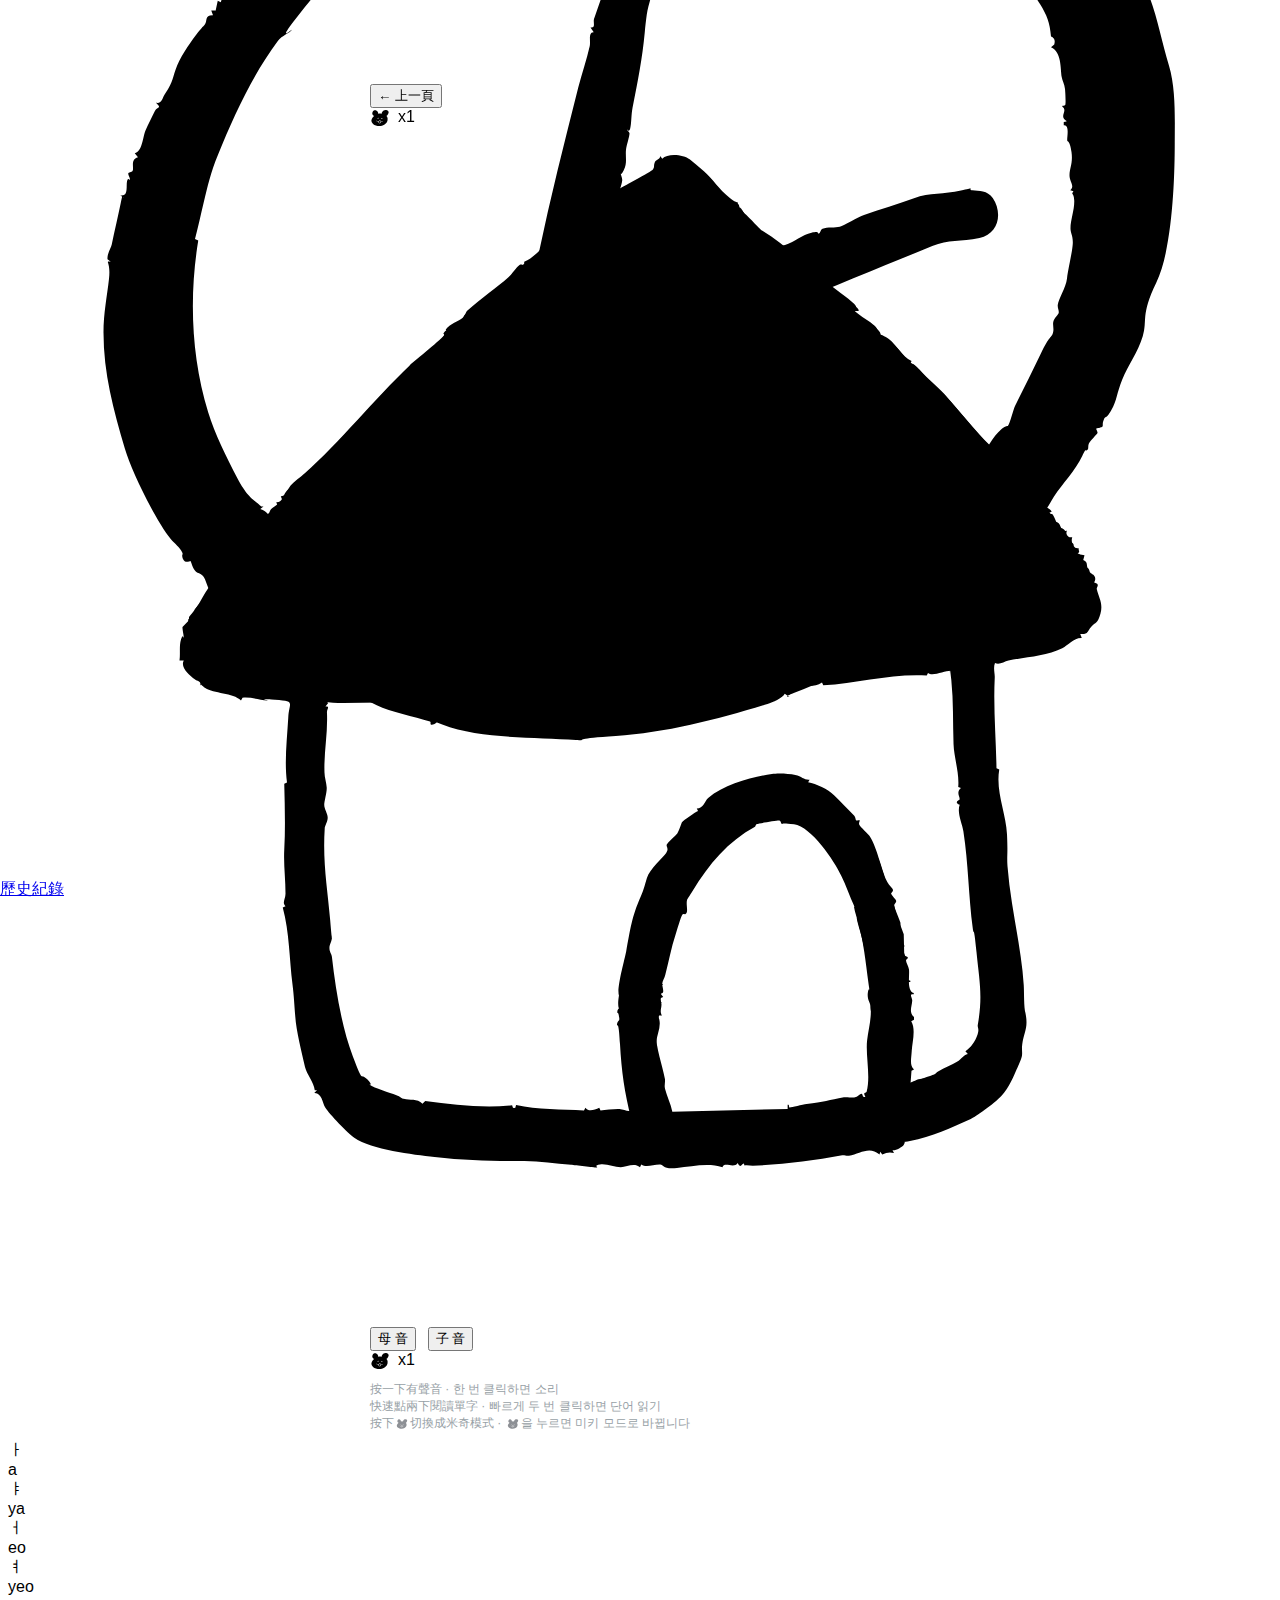
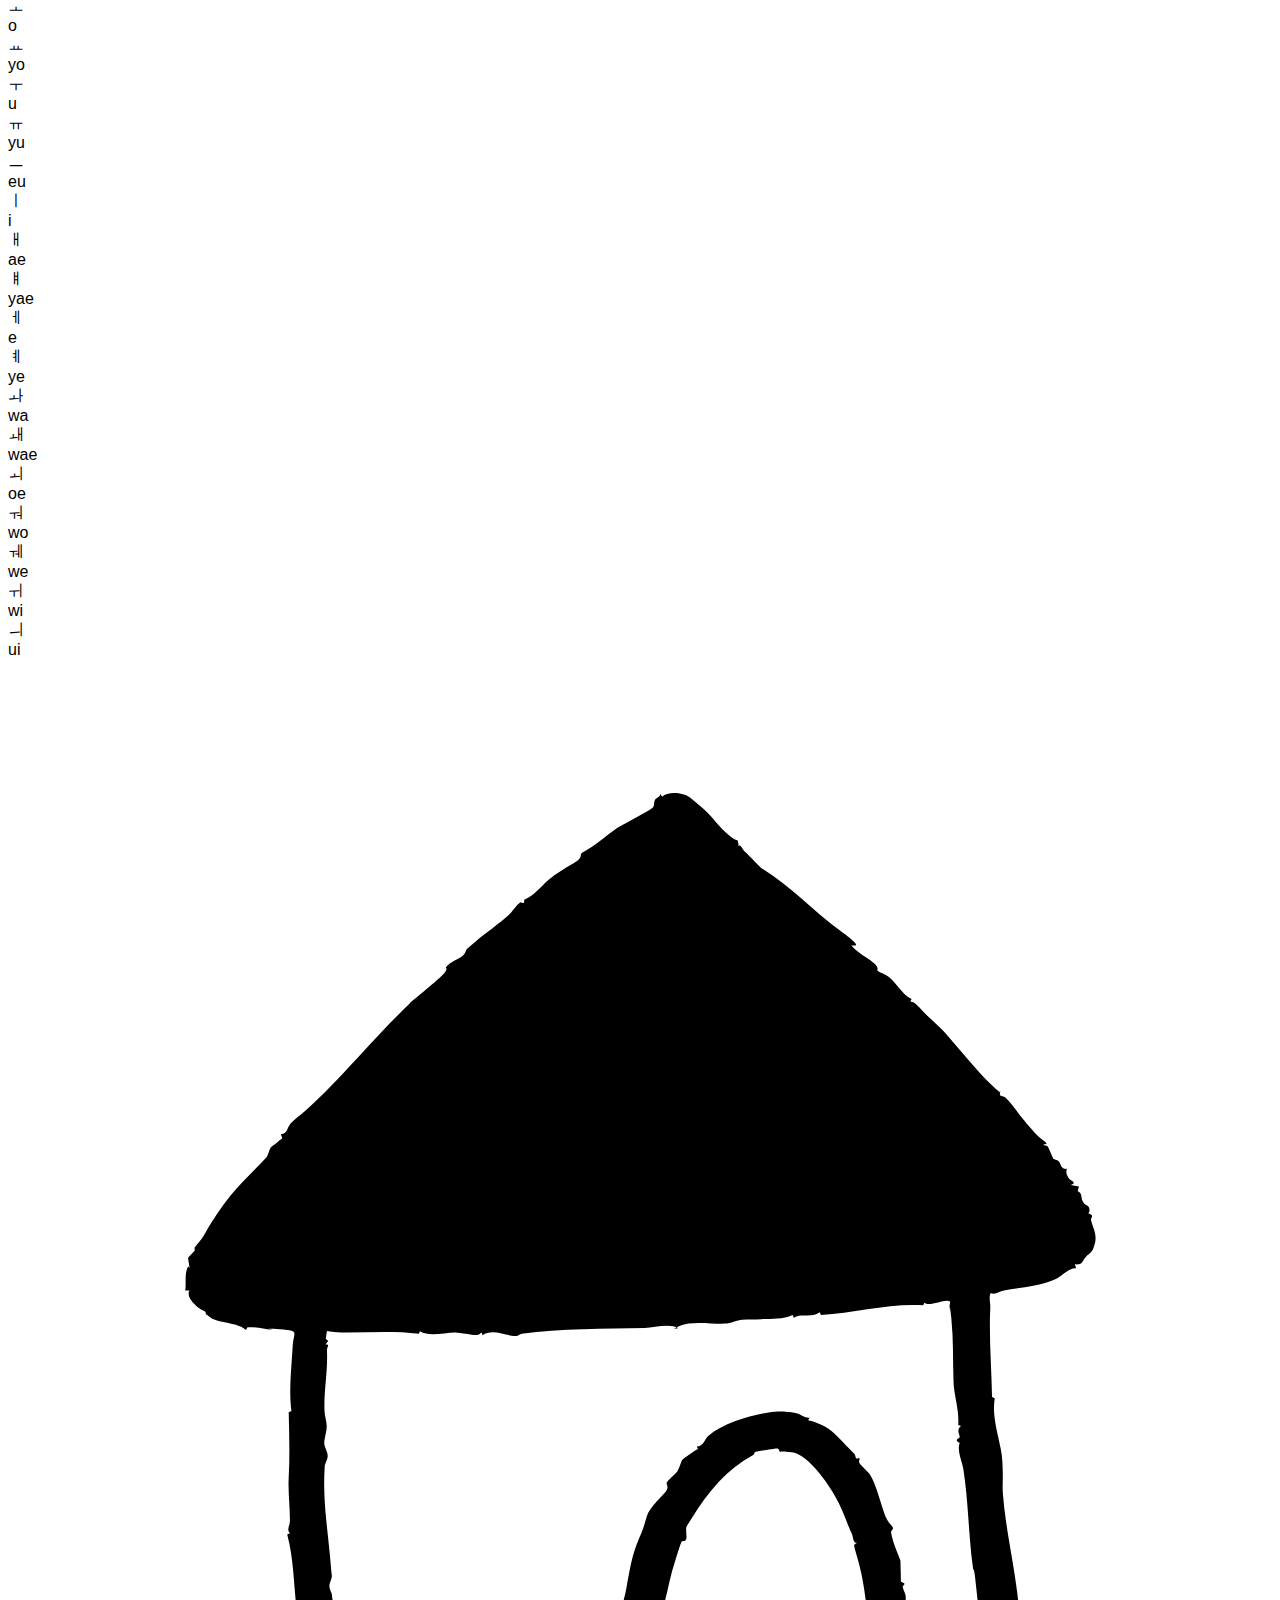
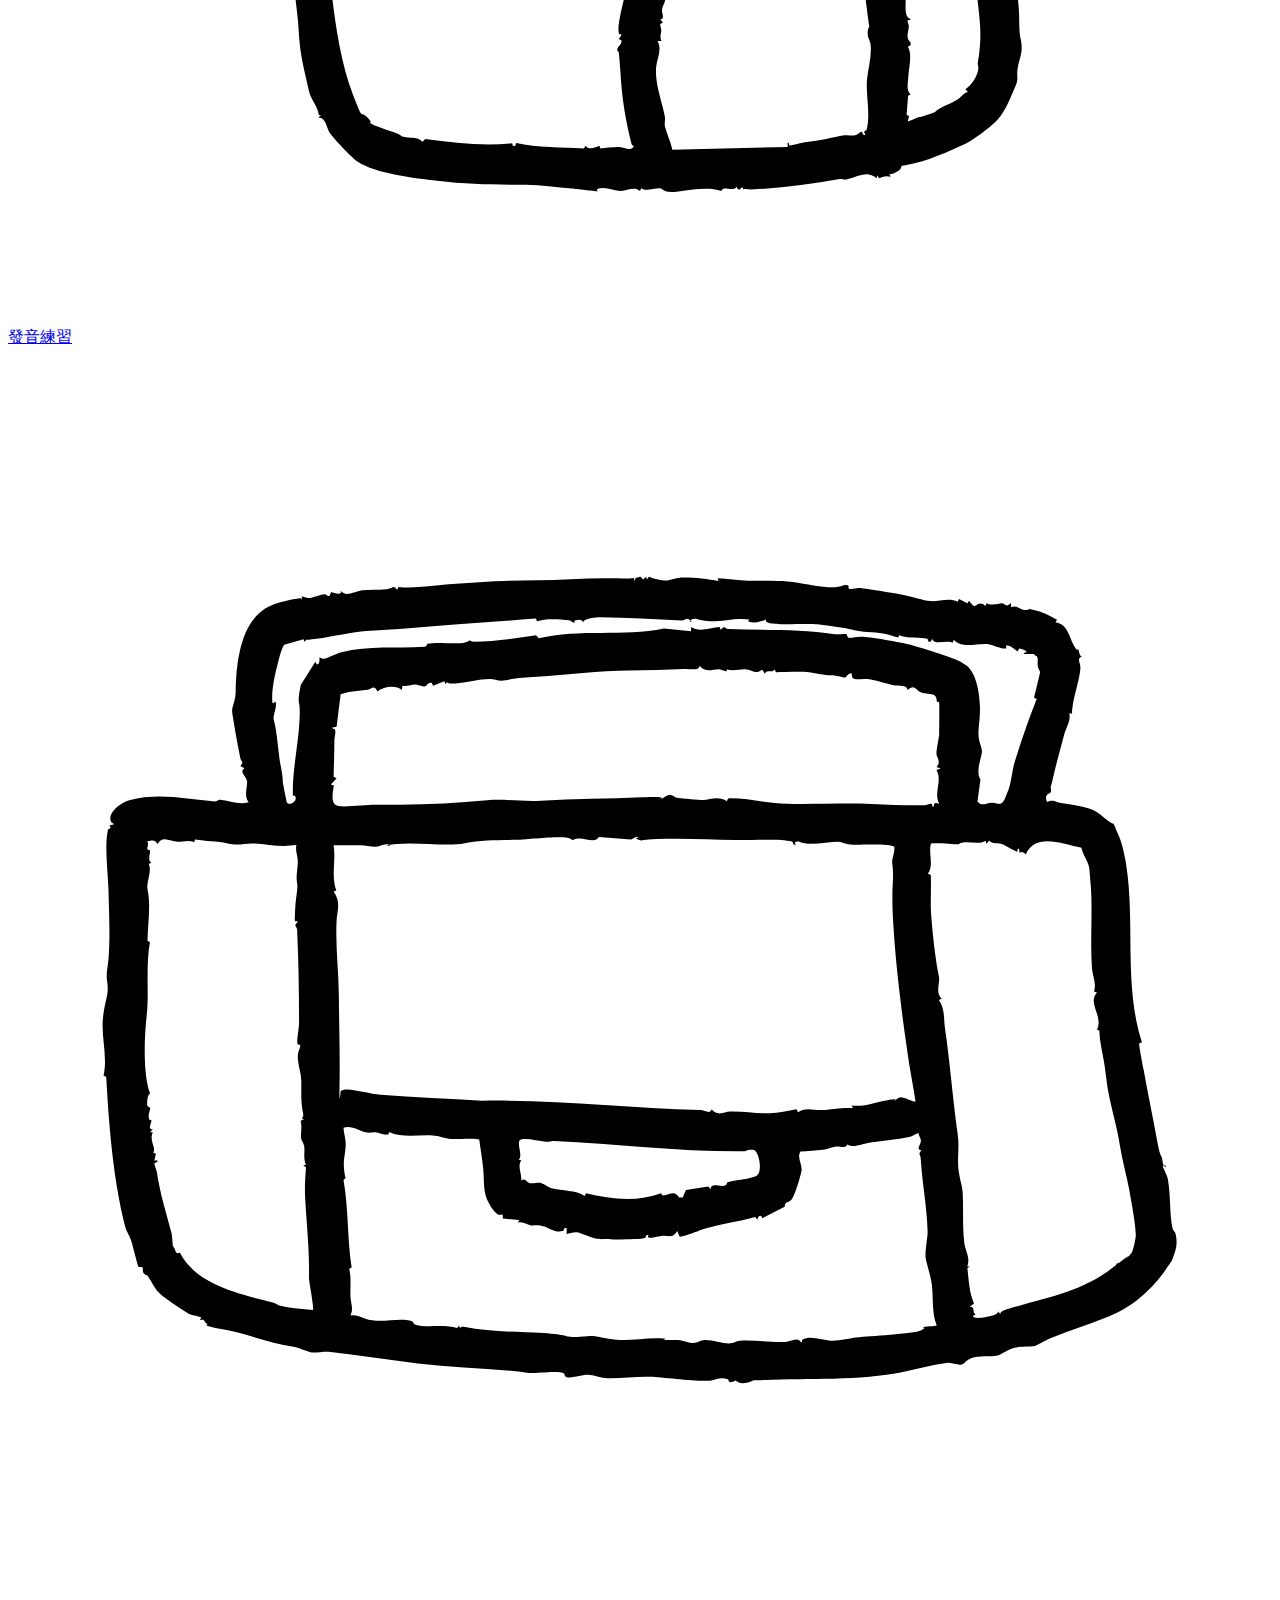
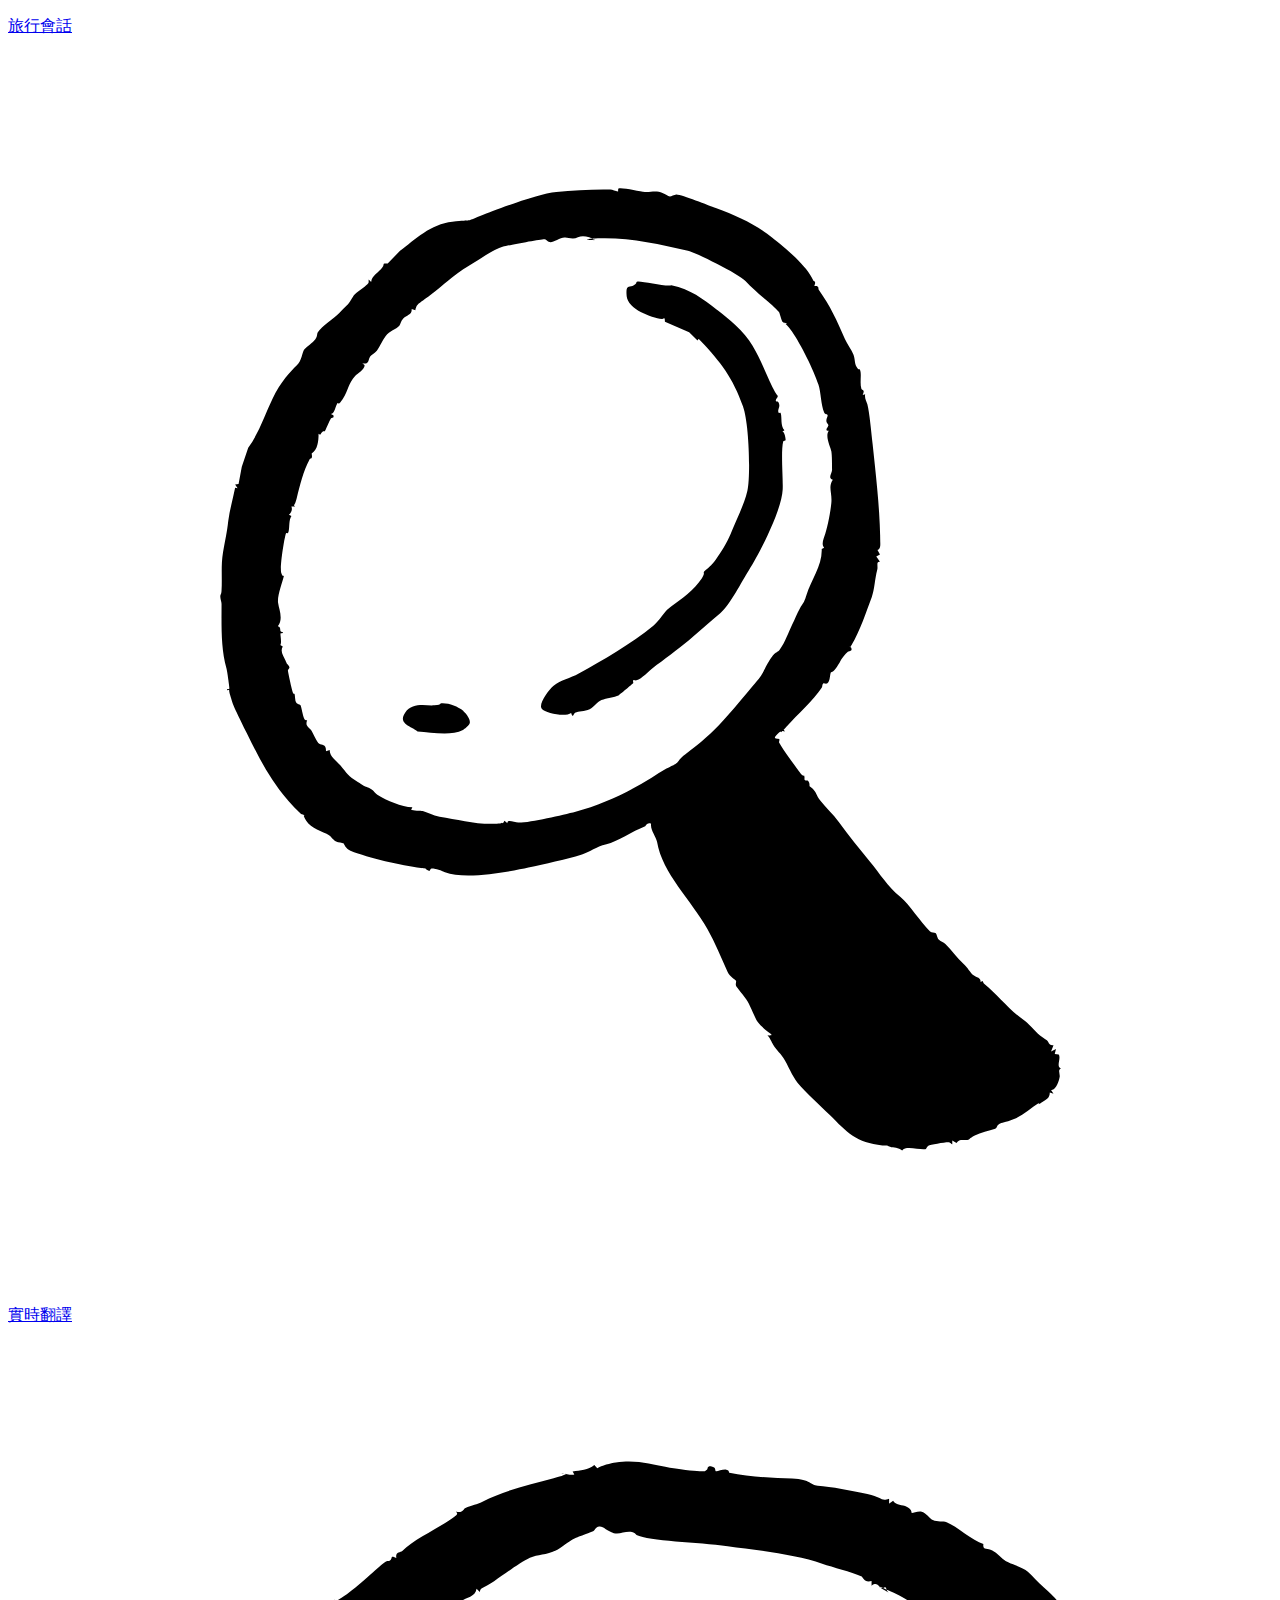
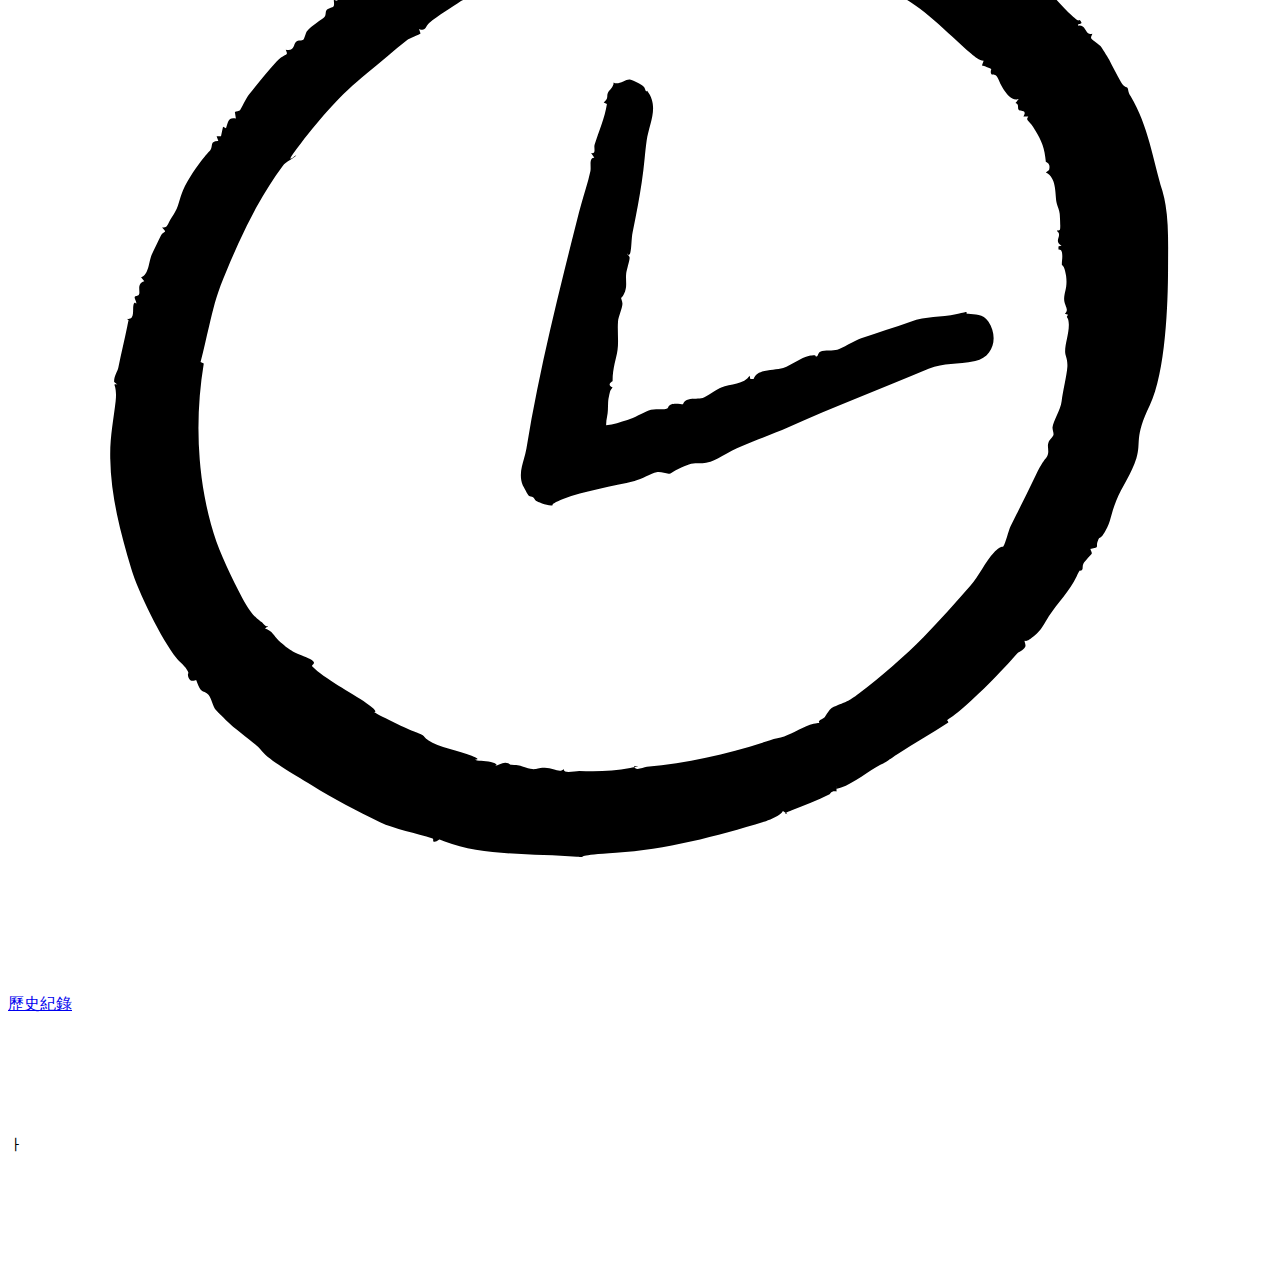
<file: index.html>
<!DOCTYPE html><html lang="zh-Hant"><head>
  <meta charset="utf-8" />
  <meta name="viewport" content="width=device-width,initial-scale=1,maximum-scale=1,minimum-scale=1,user-scalable=no" />

  <title>韓語年糕｜發音練習</title>
  <meta name="description" content="針對旅行的時候臨時可用的方便小物" />

  <!-- Open Graph -->
  <meta property="og:type" content="website" />
  <meta property="og:title" content="韓語年糕" />
  <meta property="og:description" content="針對旅行的時候臨時可用的方便小物" />
  <meta property="og:url" content="https://us-101.github.io/korean-ricecake/index.html" />
  <meta property="og:site_name" content="韓語年糕" />
  <meta property="og:image" content="https://us-101.github.io/korean-ricecake/icons/icon-512.png?v=3" />
  <meta property="og:image:width" content="512" />
  <meta property="og:image:height" content="512" />

  <!-- Twitter -->
  <meta name="twitter:card" content="summary_large_image" />
  <meta name="twitter:title" content="韓語年糕" />
  <meta name="twitter:description" content="針對旅行的時候臨時可用的方便小物" />
  <meta name="twitter:image" content="https://us-101.github.io/korean-ricecake/icons/icon-512.png?v=3" />

  <link rel="manifest" href="manifest.json" />
  <link rel="stylesheet" href="styles.css" />
  <link rel="apple-touch-icon" href="https://us-101.github.io/korean-ricecake/icons/icon-512.png?v=3" />
  <meta name="theme-color" content="#F3FCFD" />
  <meta name="apple-mobile-web-app-status-bar-style" content="default" />
  <meta name="apple-mobile-web-app-capable" content="yes" />
  <link rel="apple-touch-startup-image" href="splash.png" />

  <script>
    if ('serviceWorker' in navigator) {
      addEventListener('load', () => navigator.serviceWorker.register('./sw.js'));
    }
  </script>
</head>
<body>
<header class="topbar"><div class="bar"><h1 class="title"><img src="icons/p1.svg" alt=""></h1></div></header>

<div class="appbar">
  <div class="row" style="justify-content:space-between;gap:12px;max-width:540px;margin:0 auto;padding:12px 16px 6px 16px">
    <div style="display:flex;gap:12px">
      <button id="btnV" class="pill teal">母 音</button>
      <button id="btnC" class="pill">子 音</button>
    </div>
    <div style="display:flex;gap:8px">
      <span id="mickey" class="pill"><img src="icons/micky.svg" width="20" height="20" alt=""></span>
      <span class="pill amber speed">x0.75</span>
    </div>
  </div>
  <div class="row" style="justify-content:flex-start;max-width:540px;margin:0 auto;padding:0 16px 8px 16px">
    <div style="font-size:12px;color:#97a1a6">按一下有聲音 · 한 번 클릭하면 소리<br>快速點兩下閱讀單字 · 빠르게 두 번 클릭하면 단어 읽기<br>按下<img src="icons/micky.svg" style="width:12px;height:12px;vertical-align:middle;margin:0 2px;filter:invert(60%) sepia(5%) saturate(300%) hue-rotate(180deg) brightness(95%) contrast(85%);">切換成米奇模式 · <img src="icons/micky.svg" style="width:12px;height:12px;vertical-align:middle;margin:0 2px;filter:invert(60%) sepia(5%) saturate(300%) hue-rotate(180deg) brightness(95%) contrast(85%);">을 누르면 미키 모드로 바뀝니다</div>
  </div>
</div>

<main class="wrap">
  <div id="gridV" class="grid"></div>
  <div id="gridC" class="grid" style="display:none"></div>
</main>

<nav class="tabbar"><div class="in"><a class='active' href='index.html'><span class='ico'><img src='icons/p1.svg' alt=''></span>發音練習</a><a class='' href='travel.html'><span class='ico'><img src='icons/p2.svg' alt=''></span>旅行會話</a><a class='' href='translate.html'><span class='ico'><img src='icons/p3.svg' alt=''></span>實時翻譯</a><a class='' href='history.html'><span class='ico'><img src='icons/p4.svg' alt=''></span>歷史紀錄</a></div></nav>

<section class="modal" id="detail">
  <!-- 頂部發音練習圖標 -->
  <header class="topbar" style="position:fixed;top:env(safe-area-inset-top);left:0;right:0;z-index:3001;background:var(--bg);border-bottom:1px solid var(--line)"><div class="bar"><h1 class="title"><img src="icons/p1.svg" alt=""></h1></div></header>
  
  <!-- 詳細頁面控制欄 -->
  <div class="appbar" id="detailAppbar" style="position:fixed;top:calc(72px + env(safe-area-inset-top));left:0;right:0;z-index:3000;background:var(--bg);border-bottom:1px solid var(--line)">
    <div class="row" style="justify-content:space-between;gap:12px;max-width:540px;margin:0 auto;padding:12px 16px 6px 16px">
      <button class="pill teal" id="back">← 上一頁</button>
      <div style="display:flex;gap:8px">
        <span id="mickeyDetail" class="pill"><img src="icons/micky.svg" width="20" height="20" alt=""></span>
        <span class="pill amber speed">x0.75</span>
      </div>
    </div>
  </div>
  
  <!-- 詳細頁面內容 -->
  <div class="sheet" style="padding-top:calc(120px + env(safe-area-inset-top));padding-bottom:110px">
    <div class="big" id="bigLetter"><span id="bigSym">ㅏ</span></div>
    <div id="words"></div>
  </div>
  
  <!-- 底部菜單欄 -->
  <nav class="tabbar" style="position:fixed;bottom:0;left:0;right:0;z-index:3000;background:var(--bg);border-top:1px solid var(--line)"><div class="in"><a class='active' href='index.html'><span class='ico'><img src='icons/p1.svg' alt=''></span>發音練習</a><a class='' href='travel.html'><span class='ico'><img src='icons/p2.svg' alt=''></span>旅行會話</a><a class='' href='translate.html'><span class='ico'><img src='icons/p3.svg' alt=''></span>實時翻譯</a><a class='' href='history.html'><span class='ico'><img src='icons/p4.svg' alt=''></span>歷史紀錄</a></div></nav>
</section>

<script>
const DATA={ 
  vowels:[
    {sym:"ㅏ", roman:"a", say:"아", words:[["아기","嬰兒","a-gi"],["바다","海","bada"],["사탕","糖果","satang"],["가족","家族","gajok"],["학교","學校","hakgyo"]]}, 
    {sym:"ㅑ", roman:"ya", say:"야", words:[["야구","棒球","yagu"],["약","藥","yak"],["양말","襪子","yangmal"],["야채","蔬菜","yachae"],["야간","夜間","yagan"]]}, 
    {sym:"ㅓ", roman:"eo", say:"어", words:[["서울","首爾","seoul"],["버스","公車","beoseu"],["전화","電話","jeonhwa"],["어머니","母親","eomeoni"],["어제","昨天","eoje"]]}, 
    {sym:"ㅕ", roman:"yeo", say:"여", words:[["여자","女人","yeoja"],["여행","旅行","yeohaeng"],["영화","電影","yeonghwa"],["여름","夏天","yeoreum"],["여권","護照","yeogwon"]]}, 
    {sym:"ㅗ", roman:"o", say:"오", words:[["오이","小黃瓜","oi"],["손","手","son"],["도로","道路","doro"],["오늘","今天","oneul"],["오빠","哥哥","oppa"]]}, 
    {sym:"ㅛ", roman:"yo", say:"요", words:[["요리","料理","yori"],["교실","教室","gyosil"],["표","票","pyo"],["요일","星期","yoil"],["요가","瑜伽","yoga"]]}, 
    {sym:"ㅜ", roman:"u", say:"우", words:[["우유","牛奶","uyu"],["문","門","mun"],["구두","皮鞋","gudu"],["우산","雨傘","usan"],["우리","我們","uri"]]}, 
    {sym:"ㅠ", roman:"yu", say:"유", words:[["유리","玻璃","yuri"],["휴지","衛生紙","hyuji"],["규칙","規則","gyuchik"],["유튜브","YouTube","yutyubeu"],["유치원","幼稚園","yuchiwon"]]}, 
    {sym:"ㅡ", roman:"eu", say:"으", words:[["은행","銀行","eunhaeng"],["으깨다","壓碎","eukkaeda"],["으레","理所當然","eure"],["음악","音樂","eumak"],["음료","飲料","eumryo"]]}, 
    {sym:"ㅣ", roman:"i", say:"이", words:[["이름","名字","ireum"],["시간","時間","sigan"],["비","雨","bi"],["친구","朋友","chingu"],["음식","食物","eumsik"]]}, 
    {sym:"ㅐ", roman:"ae", say:"애", words:[["애기","小孩","aegi"],["색","顏色","saek"],["책","書","chaek"],["애완동물","寵物","aewandongmul"],["새","鳥","sae"]]}, 
    {sym:"ㅒ", roman:"yae", say:"얘", words:[["얘기","聊天","yaegi"],["계약","契約","gyeyak"],["걔","那個孩子","gyae"],["얘들","他們","yaedeul"],["얘기하다","說話","yaegihada"]]}, 
    {sym:"ㅔ", roman:"e", say:"에", words:[["에어컨","冷氣","eeokeon"],["세탁","洗滌","setak"],["메모","備忘","memo"],["에너지","能量","eneoji"],["에스컬레이터","電扶梯","eseukeulleiteo"]]}, 
    {sym:"ㅖ", roman:"ye", say:"예", words:[["예문","例句","yemun"],["예약","預約","yeyak"],["예술","藝術","yesul"],["예쁘다","漂亮","yeppeuda"],["예방","預防","yebang"]]}, 
    {sym:"ㅘ", roman:"wa", say:"와", words:[["와인","紅酒","wain"],["과자","餅乾","gwaja"],["좌석","座席","jwaseok"],["와이파이","WiFi","waipai"],["와플","鬆餅","wapeul"]]}, 
    {sym:"ㅙ", roman:"wae", say:"왜", words:[["왜요","為什麼","waeyo"],["회사","公司","hoesa"],["쾌적","舒適","kwaejeok"],["쾌락","快樂","kwaerak"],["쾌속","快速","kwaesok"]]}, 
    {sym:"ㅚ", roman:"oe", say:"외", words:[["외국","外國","oeguk"],["최고","最好","choego"],["쇄골","鎖骨","soegol"],["외출","外出","oechul"],["외식","外食","oesik"]]}, 
    {sym:"ㅝ", roman:"wo", say:"워", words:[["원","圓/院","won"],["워터","水","woteo"],["원인","原因","wonin"],["워크샵","工作坊","wokeusyap"],["원룸","單間","wonrum"]]}, 
    {sym:"ㅞ", roman:"we", say:"웨", words:[["웨딩","婚禮","weding"],["스웨터","毛衣","seuweteo"],["웨이브","捲髮","weibeu"],["웨스트","西邊","weseuteu"],["웨이퍼","威化餅","weipeo"]]}, 
    {sym:"ㅟ", roman:"wi", say:"위", words:[["위치","位置","wichi"],["유위","優位","yuwi"],["귀","耳朵","gwi"],["위험","危險","wiheom"],["위생","衛生","wisaeng"]]}, 
    {sym:"ㅢ", roman:"ui", say:"의", words:[["의자","椅子","uija"],["의사","醫生","uisa"],["의미","意義","uimi"],["의류","服裝","uiryu"],["의견","意見","uigyeon"]]}
  ],
  consonants:[
    {sym:"ㄱ", roman:"g/k", say:"가", words:[["가다","去","gada"],["고기","肉","gogi"],["가족","家族","gajok"],["가방","包包","gabang"],["가격","價格","gagyeok"]]}, 
    {sym:"ㄲ", roman:"kk", say:"까", words:[["꽂다","插","kkotda"],["깎다","削","kkakda"],["꾸다","借/做夢","kkuda"],["꼬리","尾巴","kkori"],["꼭","一定","kkok"]]}, 
    {sym:"ㄴ", roman:"n", say:"나", words:[["나라","國家","nara"],["노래","歌曲","norae"],["눈","眼睛","nun"],["나무","樹","namu"],["네","是","ne"]]}, 
    {sym:"ㄷ", roman:"d/t", say:"다", words:[["다리","腿/橋","dari"],["도시","城市","dosi"],["동물","動物","dongmul"],["딸","女兒","ttal"],["돈","錢","don"]]}, 
    {sym:"ㄸ", roman:"tt", say:"따", words:[["따뜻하다","溫暖","ttatteushada"],["따라하다","模仿","ttarahada"],["따라가다","跟隨","ttaragada"],["따라서","因此","ttaraseo"],["따라","跟著","ttara"]]}, 
    {sym:"ㄹ", roman:"r/l", say:"라", words:[["라디오","收音機","radio"],["라면","拉麵","ramyeon"],["라벨","標籤","label"],["라인","線","line"],["라이트","燈","light"]]}, 
    {sym:"ㅁ", roman:"m", say:"마", words:[["마음","心","maeum"],["물","水","mul"],["먹다","吃","meokda"],["마시다","喝","masida"],["만나다","見面","mannada"]]}, 
    {sym:"ㅂ", roman:"b/p", say:"바", words:[["바다","海","bada"],["밥","飯","bap"],["비","雨","bi"],["버스","公車","beoseu"],["바람","風","baram"]]}, 
    {sym:"ㅃ", roman:"pp", say:"빠", words:[["빠르다","快","ppareuda"],["빠지다","掉","ppajida"],["빠뜨리다","掉落","ppatteurida"],["빠져나가다","逃出","ppajyeonagada"],["빠르게","快速地","ppareuge"]]}, 
    {sym:"ㅅ", roman:"s", say:"사", words:[["사람","人","saram"],["사과","蘋果","sagwa"],["사랑","愛情","sarang"],["사진","照片","sajin"],["사용","使用","sayong"]]}, 
    {sym:"ㅆ", roman:"ss", say:"싸", words:[["싸다","便宜","ssada"],["싸우다","打架","ssauda"],["싸움","爭吵","ssaum"],["싸다","包","ssada"],["싸다","便宜","ssada"]]}, 
    {sym:"ㅇ", roman:"ng", say:"아", words:[["아이","孩子","ai"],["아버지","父親","abeoji"],["어머니","母親","eomeoni"],["아들","兒子","adeul"],["아내","妻子","anae"]]}, 
    {sym:"ㅈ", roman:"j", say:"자", words:[["자동차","汽車","jadongcha"],["자리","位置","jari"],["자주","經常","jaju"],["자다","睡覺","jada"],["자기","自己","jagi"]]}, 
    {sym:"ㅉ", roman:"jj", say:"짜", words:[["짜다","鹹","jjada"],["짜증","煩躁","jjajeung"],["짜다","編","jjada"],["짜다","擠","jjada"],["짜다","鹹","jjada"]]}, 
    {sym:"ㅊ", roman:"ch", say:"차", words:[["차","車","cha"],["차다","冷","chada"],["차이","差異","chai"],["차례","順序","charye"],["차분하다","冷靜","chabunhada"]]}, 
    {sym:"ㅋ", roman:"k", say:"카", words:[["카드","卡片","kadeu"],["카페","咖啡廳","kape"],["카메라","相機","kamera"],["카운터","櫃台","kaunteo"],["카스","啤酒","kaseu"]]}, 
    {sym:"ㅌ", roman:"t", say:"타", words:[["타다","騎/乘","tada"],["타이","領帶","tai"],["타이어","輪胎","taieo"],["타이머","計時器","taimeo"],["타이프","打字","taipeu"]]}, 
    {sym:"ㅍ", roman:"p", say:"파", words:[["피자","披薩","pija"],["포도","葡萄","podo"],["편지","信","pyeonji"],["파란색","藍色","paransaek"],["파일","文件","pail"]]}, 
    {sym:"ㅎ", roman:"h", say:"하", words:[["하늘","天空","haneul"],["학교","學校","hakgyo"],["하루","一天","haru"],["하나","一","hana"],["하얀색","白色","hayansaek"]]}
  ]
};

let RATE=parseFloat(localStorage.getItem('playbackRate')||'1.0'); const SPEEDS=[0.75,1.0,1.25];

function updateSpeedUI(){ document.querySelectorAll('.speed').forEach(el=>{ el.textContent='x'+RATE.toFixed(2).replace(/\.00$/,''); }); }
function cycleSpeed(){ const i=SPEEDS.indexOf(RATE); RATE=SPEEDS[(i+1)%SPEEDS.length]; localStorage.setItem('playbackRate', RATE.toString()); updateSpeedUI(); }

function loadMickeyState(){ 
  const mickeyState = localStorage.getItem('mickeyMode') === 'true';
  const mickey = document.getElementById('mickey');
  const mickeyDetail = document.getElementById('mickeyDetail');
  if(mickeyState) {
    if(mickey) mickey.classList.add('on');
    if(mickeyDetail) mickeyDetail.classList.add('on');
  }
}

function saveMickeyState(isOn){ localStorage.setItem('mickeyMode', isOn.toString()); }

function speakKo(t){ 
  const u=new SpeechSynthesisUtterance(t);
  u.lang='ko-KR';
  u.rate=RATE;
  // 優先選擇女聲韓語語音
  const voices = speechSynthesis.getVoices();
  const koreanVoices = voices.filter(v => /ko/i.test(v.lang||''));
  
  // 優先選擇特定的女聲韓語語音名稱
  const preferredFemaleVoices = ['Yuna', 'Sora', 'Nara', 'Korean Female', 'Korean Woman'];
  const femaleVoice = koreanVoices.find(v => 
    preferredFemaleVoices.some(name => v.name.includes(name)) ||
    v.name.toLowerCase().includes('female') || 
    v.name.toLowerCase().includes('woman') || 
    v.name.toLowerCase().includes('girl')
  );
  
  const voice = femaleVoice || koreanVoices[0] || voices.find(v=>/ko/i.test(v.lang||''));
  if(voice) u.voice = voice;
  const mickey = document.getElementById('mickey');
  const mickeyDetail = document.getElementById('mickeyDetail');
  if((mickey && mickey.classList.contains('on')) || (mickeyDetail && mickeyDetail.classList.contains('on'))) u.pitch=1.6;
  speechSynthesis.speak(u);
}

function tile(it){ 
  const el=document.createElement('div'); 
  el.className='tile'; 
  el.innerHTML=`<div class='sym'>${it.sym}</div><div class='rom'>${it.roman}</div>`; 
  
  let clickTimer = null;
  
  el.addEventListener('click', (e) => {
    if (clickTimer) {
      clearTimeout(clickTimer);
      clickTimer = null;
      // 這是雙擊，不播放聲音，直接進入詳細頁面
      openDetail(it);
    } else {
      // 這是單擊，設置延遲播放聲音
      clickTimer = setTimeout(() => {
        speakKo(it.say);
        clickTimer = null;
      }, 200);
    }
  });
  
  return el; 
}

function render(){
  const gv=document.getElementById('gridV'); gv.innerHTML=""; DATA.vowels.forEach(it=>gv.appendChild(tile(it)));
  const gc=document.getElementById('gridC'); gc.innerHTML=""; DATA.consonants.forEach(it=>gc.appendChild(tile(it)));
}

function openDetail(item){ 
  document.getElementById('bigSym').textContent=item.sym; 
  
  // 為大字母卡片添加點擊事件
  const bigLetter = document.getElementById('bigLetter');
  bigLetter.onclick = () => speakKo(item.say);
  
  const w=document.getElementById('words'); 
  w.innerHTML=''; 
  item.words.forEach(([ko,zh,rom])=>{ 
    const d=document.createElement('div'); 
    d.className='word'; 
    d.setAttribute('data-say', ko); 
    d.innerHTML=`<div class='ko'>${ko}</div><div><div class='zh'>${zh}</div><div class='desc'>${rom}</div></div>`; 
    w.appendChild(d); 
  }); 
  const appbars = document.querySelectorAll('.appbar:not(#detailAppbar)');
  appbars.forEach(ab => ab.style.display='none');
  document.getElementById('detail').style.display='block'; 
}

document.addEventListener('click',e=>{ 
  if(e.target.closest('.speed')) return cycleSpeed(); 
  if(e.target.closest('#mickey')) {
    const mickey = document.getElementById('mickey');
    const mickeyDetail = document.getElementById('mickeyDetail');
    mickey.classList.toggle('on');
    if(mickeyDetail) mickeyDetail.classList.toggle('on');
    saveMickeyState(mickey.classList.contains('on'));
    return;
  }
  if(e.target.closest('#mickeyDetail')) {
    const mickey = document.getElementById('mickey');
    const mickeyDetail = document.getElementById('mickeyDetail');
    mickeyDetail.classList.toggle('on');
    if(mickey) mickey.classList.toggle('on');
    saveMickeyState(mickeyDetail.classList.contains('on'));
    return;
  } 
  const word=e.target.closest('.word'); 
  if(word && word.getAttribute('data-say')){ 
    word.classList.add('pulse','amber-temp'); 
    setTimeout(()=>word.classList.remove('pulse','amber-temp'),350); 
    speakKo(word.getAttribute('data-say')); 
    return; 
  } 
  const s=e.target.getAttribute('data-say'); 
  if(s) speakKo(s); 
});

document.getElementById('back').addEventListener('click',()=>{ 
  document.getElementById('detail').style.display='none'; 
  const appbars = document.querySelectorAll('.appbar:not(#detailAppbar)');
  appbars.forEach(ab => ab.style.display='');
});

const btnV=document.getElementById('btnV'), btnC=document.getElementById('btnC');
btnV.addEventListener('click',()=>{btnV.classList.add('teal');btnC.classList.remove('teal');document.getElementById('gridV').style.display='grid';document.getElementById('gridC').style.display='none';});
btnC.addEventListener('click',()=>{btnC.classList.add('teal');btnV.classList.remove('teal');document.getElementById('gridC').style.display='grid';document.getElementById('gridV').style.display='none';});

updateSpeedUI();
loadMickeyState();
render();
</script></body></html>
</file>
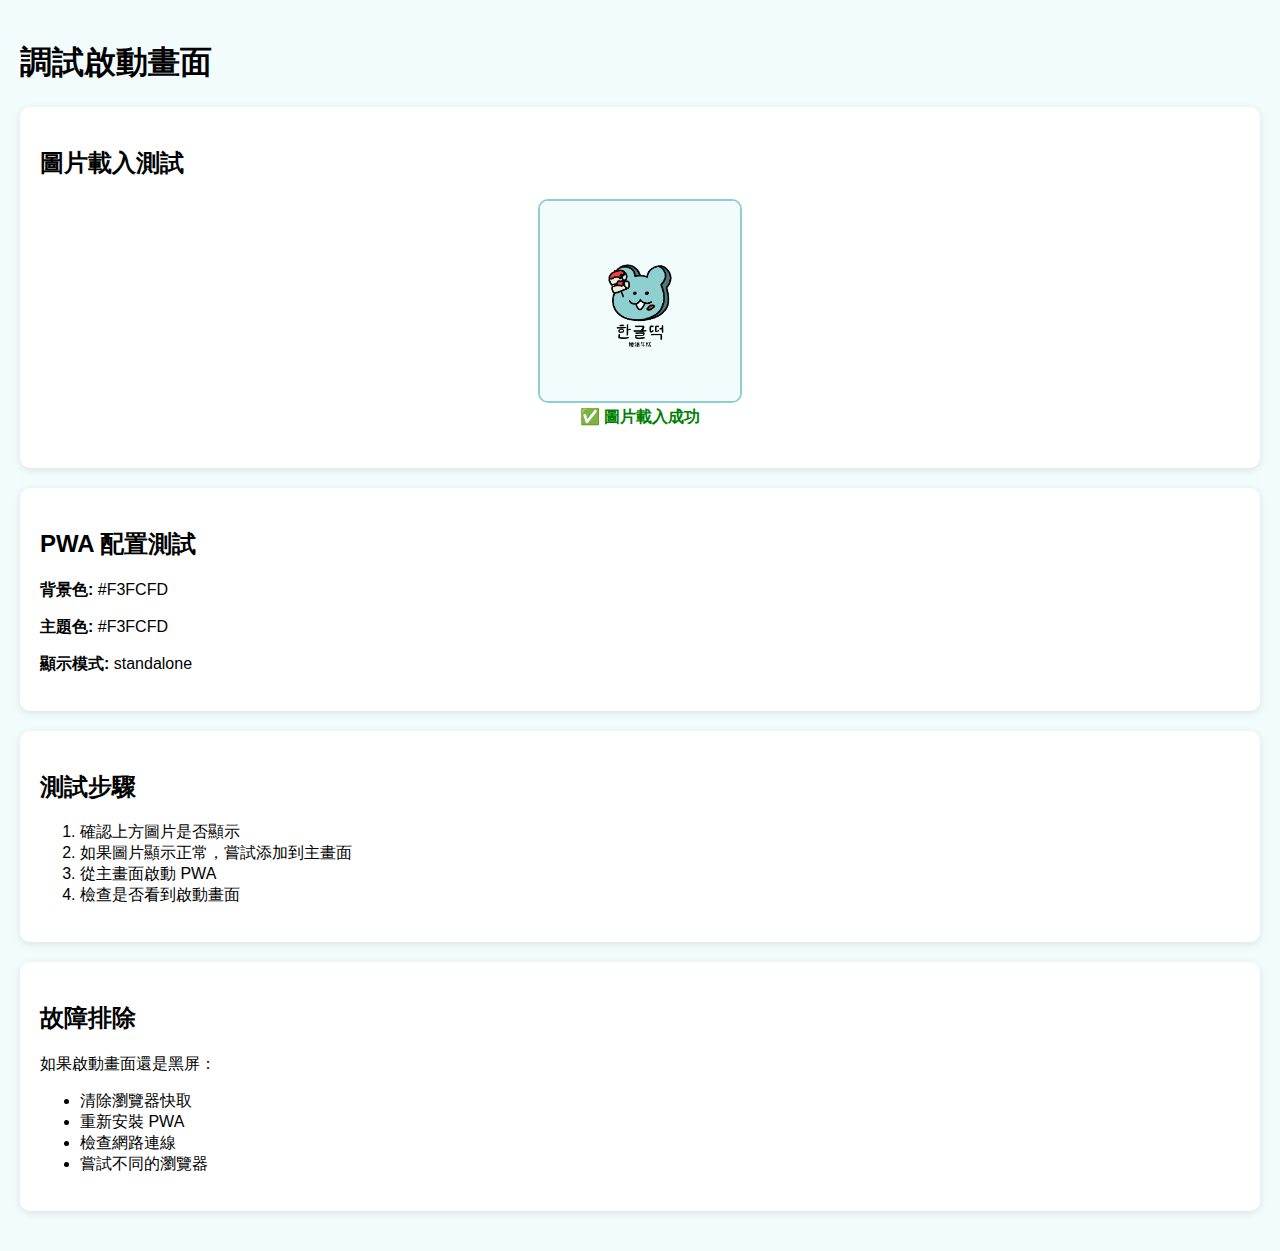
<file: debug-splash.html>
<!DOCTYPE html>
<html lang="zh-Hant">
<head>
  <meta charset="utf-8" />
  <meta name="viewport" content="width=device-width,initial-scale=1" />
  <title>調試啟動畫面</title>
  <style>
    body {
      margin: 0;
      padding: 20px;
      background: #F3FCFD;
      font-family: Arial, sans-serif;
    }
    
    .debug-info {
      background: white;
      padding: 20px;
      margin: 20px 0;
      border-radius: 10px;
      box-shadow: 0 2px 8px rgba(0,0,0,0.1);
    }
    
    .image-test {
      text-align: center;
      margin: 20px 0;
    }
    
    .splash-image {
      max-width: 200px;
      max-height: 200px;
      border: 2px solid #8ECFD0;
      border-radius: 10px;
    }
    
    .error {
      color: red;
      font-weight: bold;
    }
    
    .success {
      color: green;
      font-weight: bold;
    }
  </style>
</head>
<body>
  <h1>調試啟動畫面</h1>
  
  <div class="debug-info">
    <h2>圖片載入測試</h2>
    <div class="image-test">
      <img src="splash.png" alt="啟動畫面" class="splash-image" 
           onload="document.getElementById('image-status').innerHTML='<span class=success>✅ 圖片載入成功</span>'"
           onerror="document.getElementById('image-status').innerHTML='<span class=error>❌ 圖片載入失敗</span>'">
      <div id="image-status">載入中...</div>
    </div>
  </div>
  
  <div class="debug-info">
    <h2>PWA 配置測試</h2>
    <p><strong>背景色:</strong> #F3FCFD</p>
    <p><strong>主題色:</strong> #F3FCFD</p>
    <p><strong>顯示模式:</strong> standalone</p>
  </div>
  
  <div class="debug-info">
    <h2>測試步驟</h2>
    <ol>
      <li>確認上方圖片是否顯示</li>
      <li>如果圖片顯示正常，嘗試添加到主畫面</li>
      <li>從主畫面啟動 PWA</li>
      <li>檢查是否看到啟動畫面</li>
    </ol>
  </div>
  
  <div class="debug-info">
    <h2>故障排除</h2>
    <p>如果啟動畫面還是黑屏：</p>
    <ul>
      <li>清除瀏覽器快取</li>
      <li>重新安裝 PWA</li>
      <li>檢查網路連線</li>
      <li>嘗試不同的瀏覽器</li>
    </ul>
  </div>
</body>
</html>
</file>
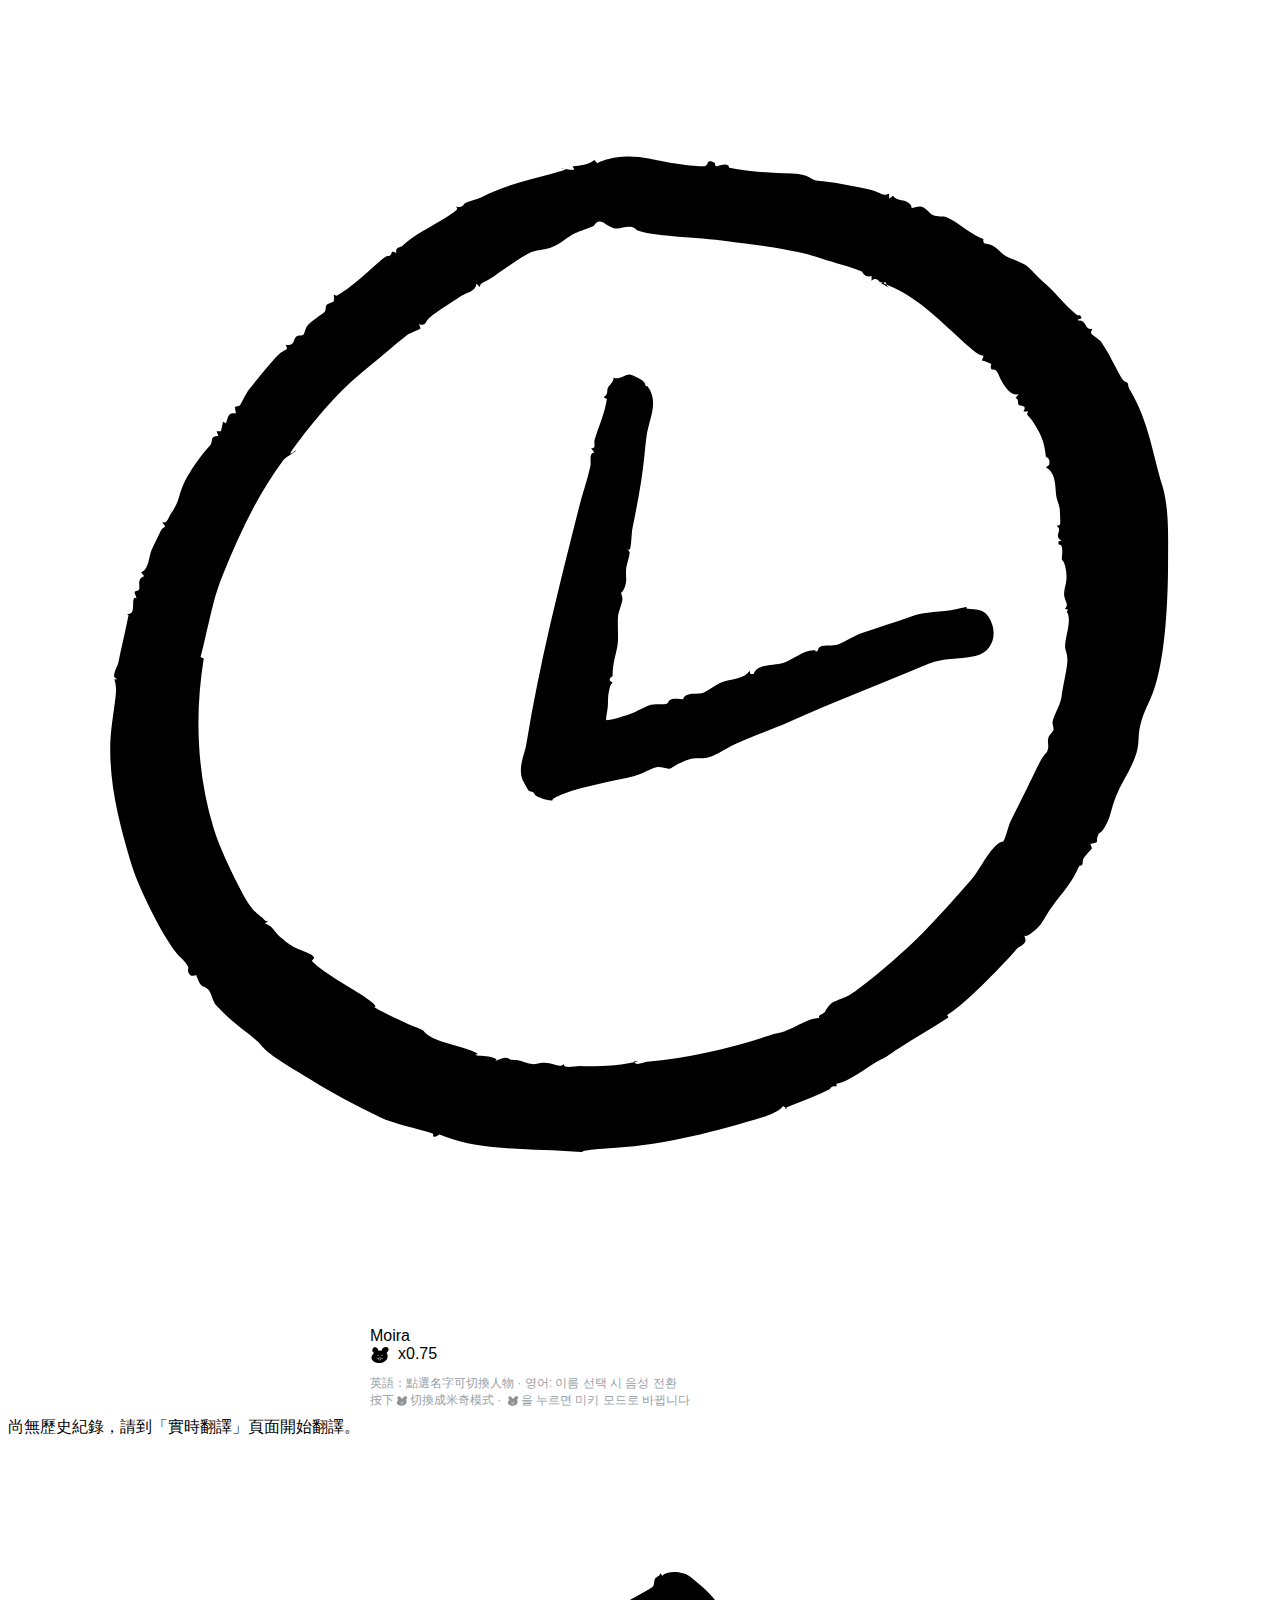
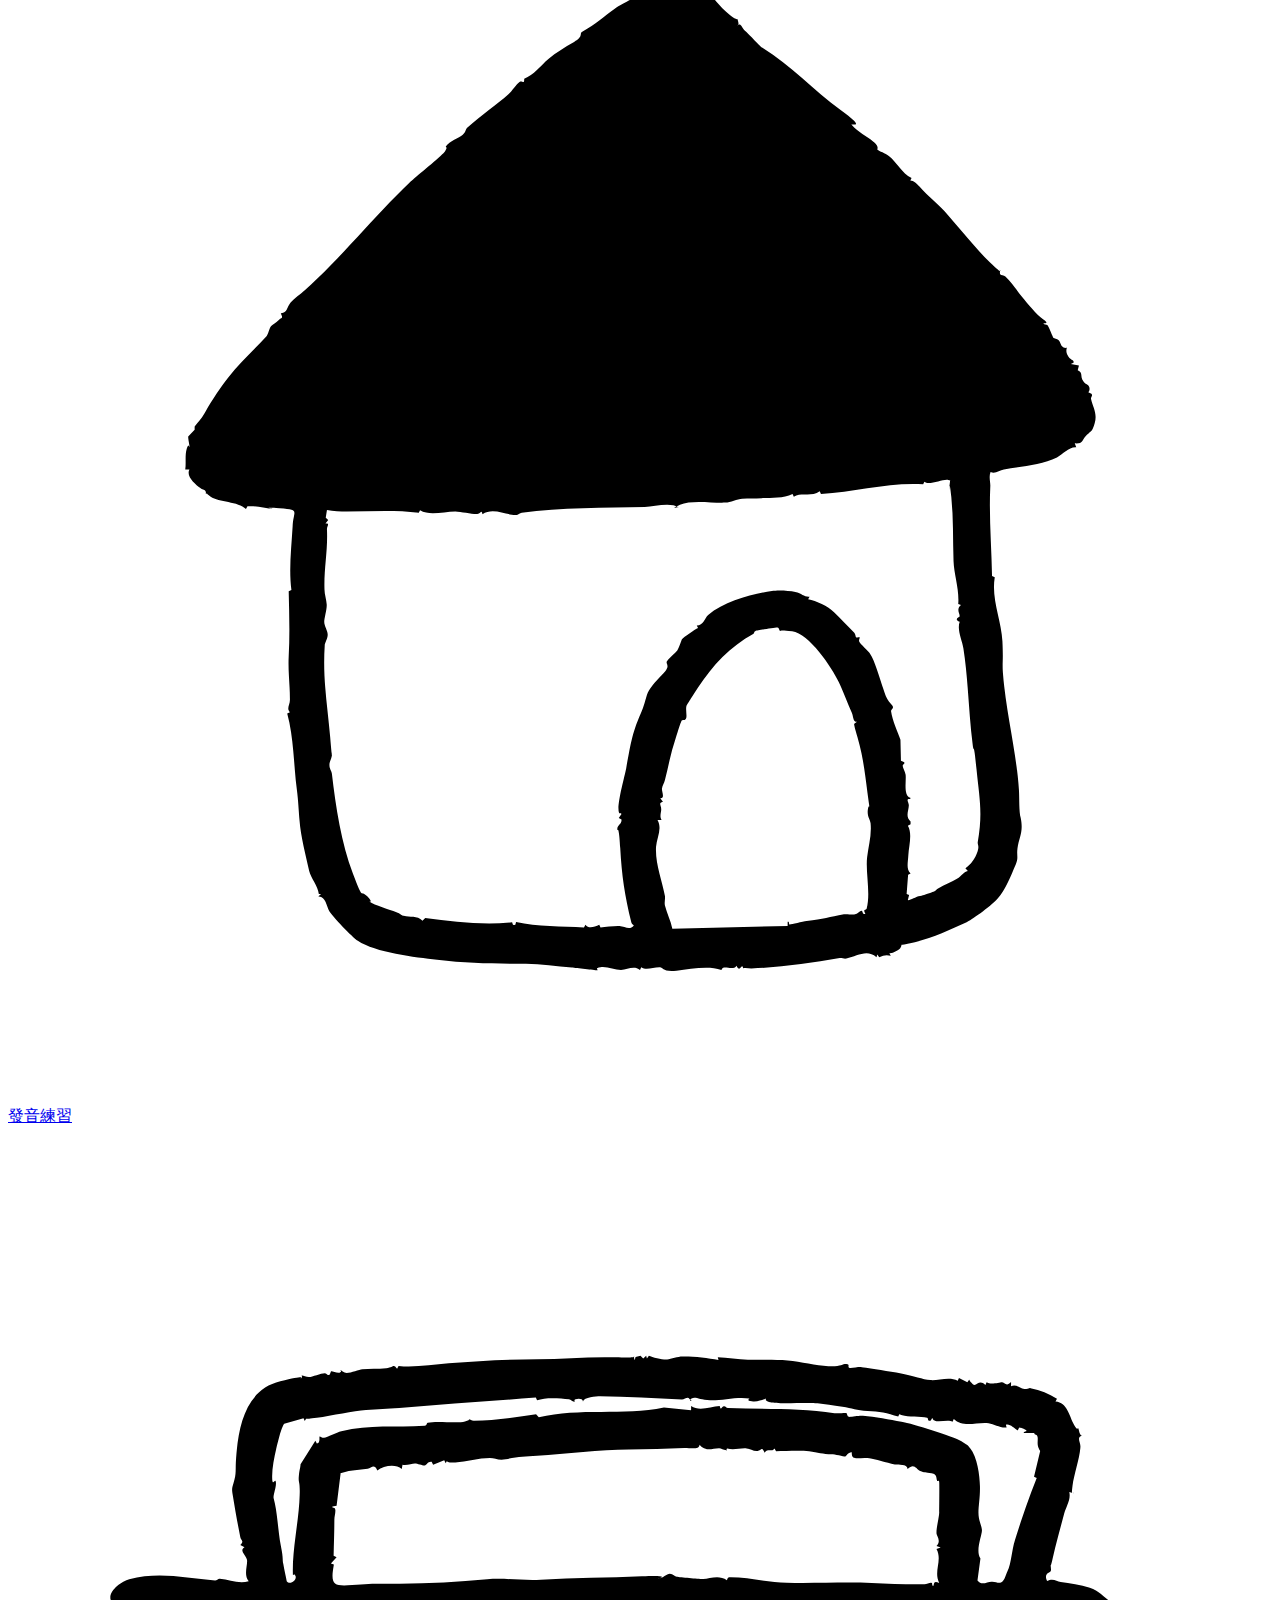
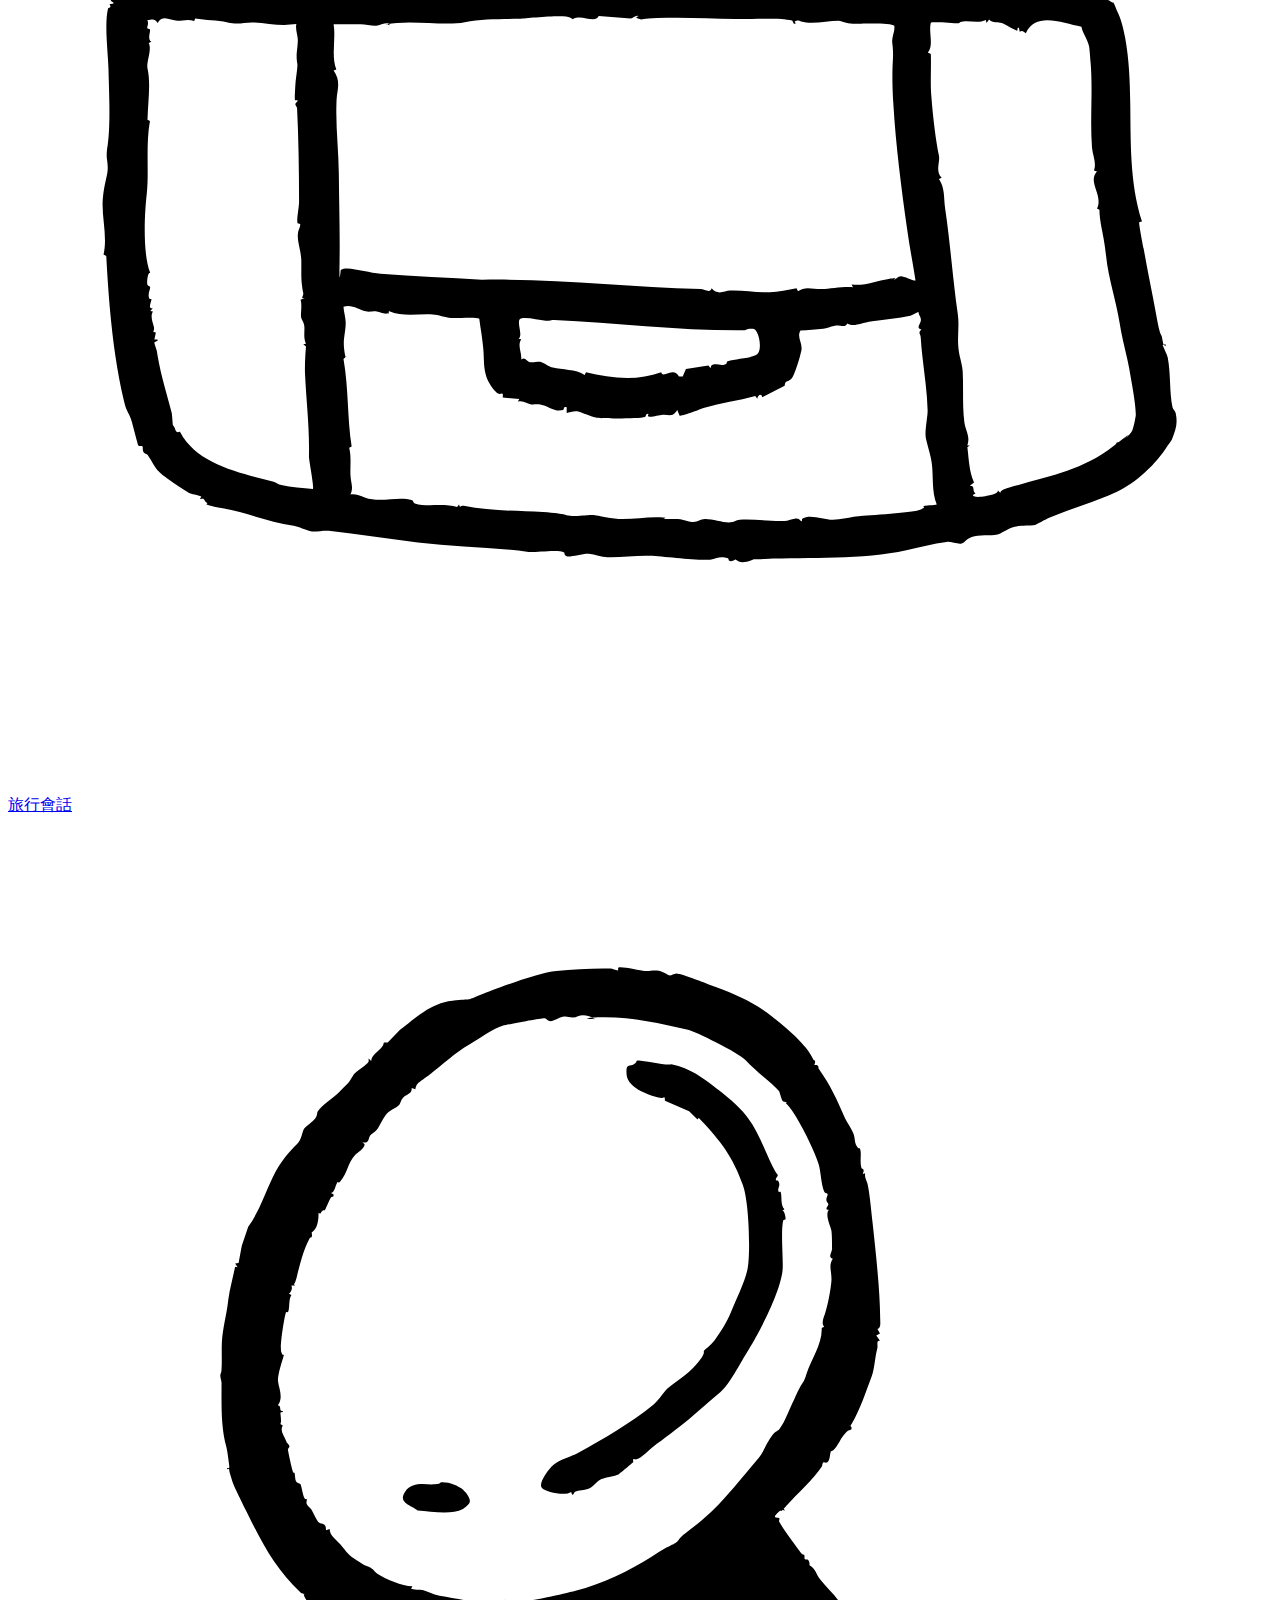
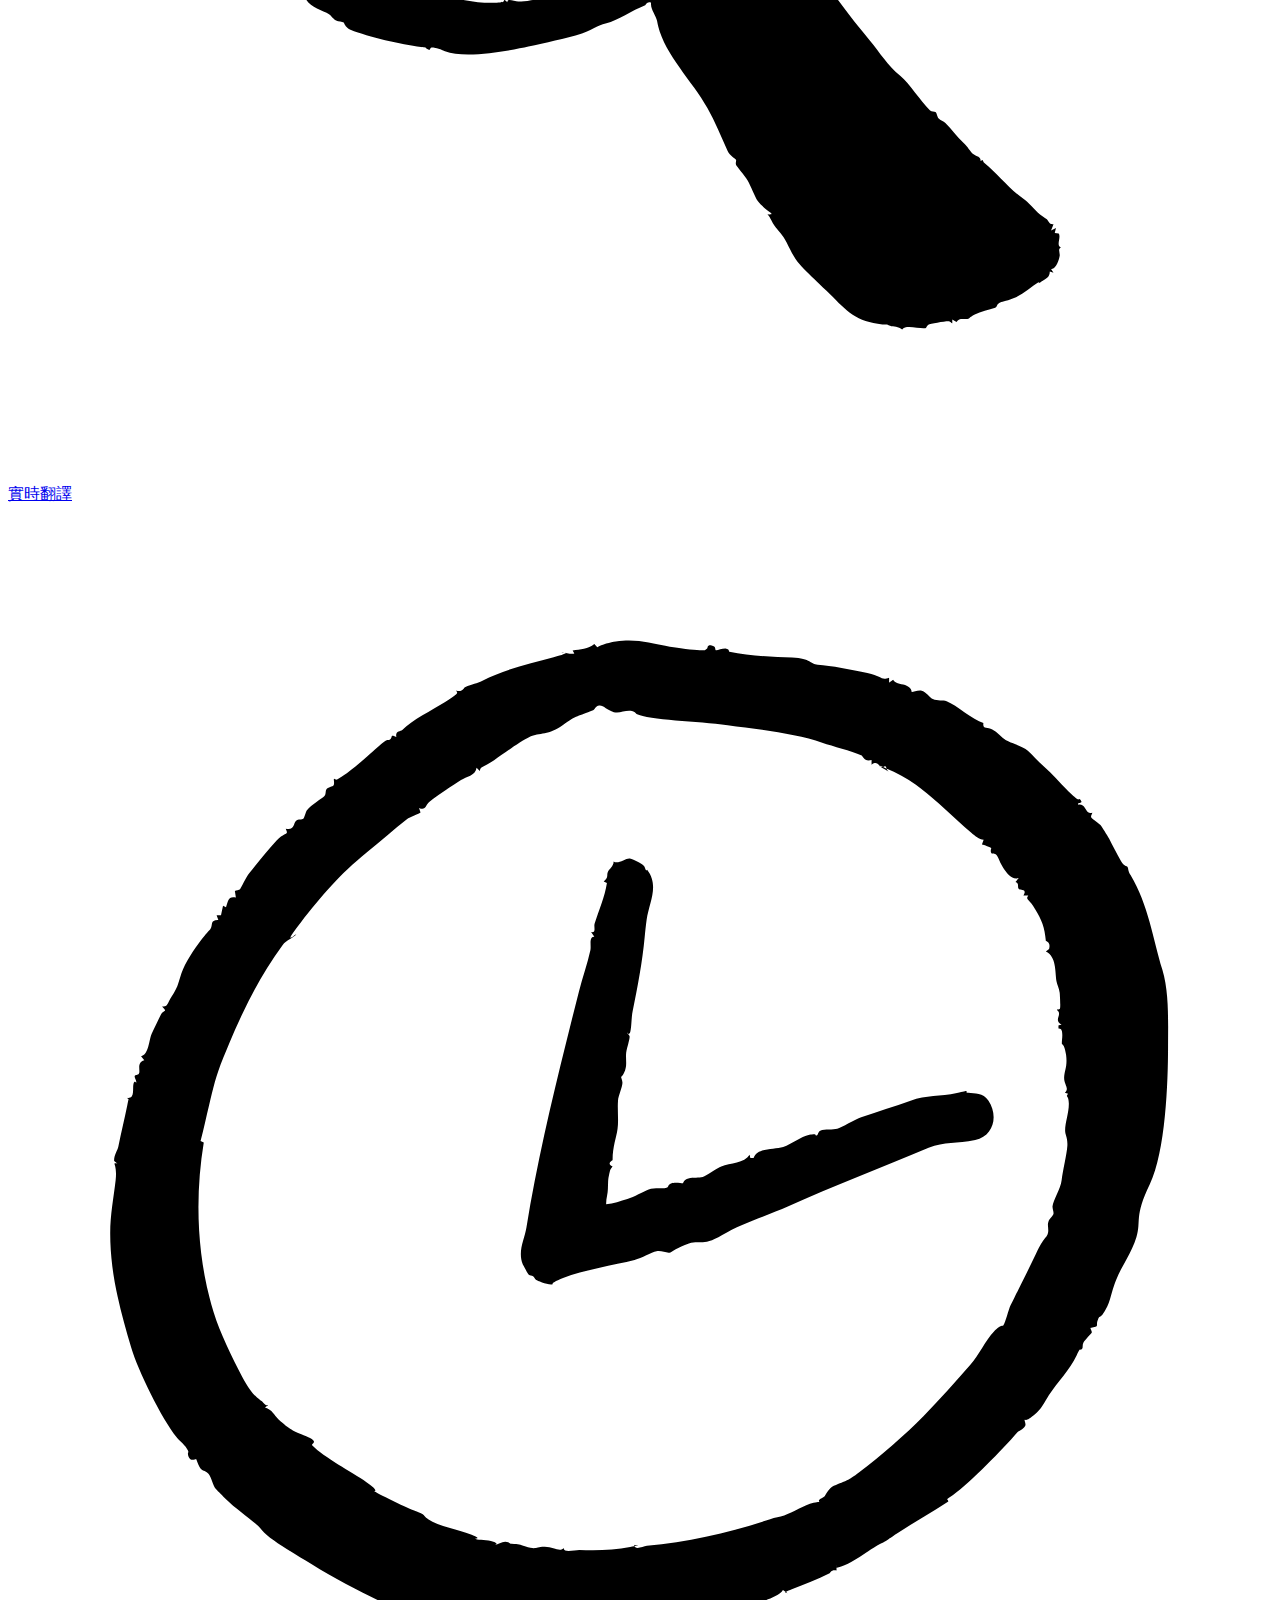
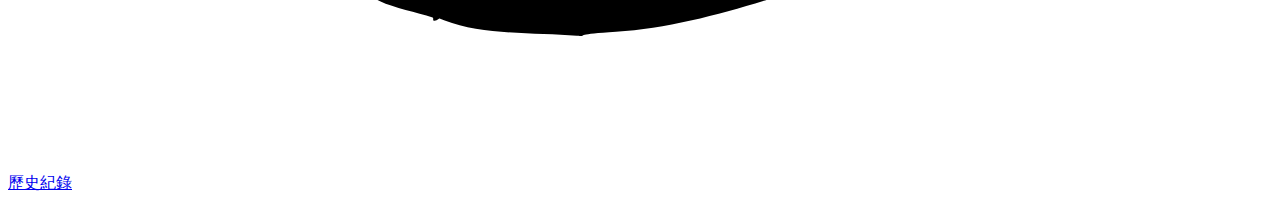
<file: history.html>
<!DOCTYPE html><html lang="zh-Hant"><head>
<meta charset="utf-8"><meta name="viewport" content="width=device-width,initial-scale=1">
<title>韓語年糕｜歷史紀錄</title><link rel="manifest" href="manifest.json"><link rel="stylesheet" href="styles.css">
<link rel="apple-touch-icon" href="icons/icon-512.png"><script>if('serviceWorker' in navigator){addEventListener('load',()=>navigator.serviceWorker.register('./sw.js'));}</script></head><body>
<header class="topbar"><div class="bar"><h1 class="title"><img src="icons/p4.svg" alt="歷史紀錄"></h1></div></header>

<div class="appbar"><div class="row" style="justify-content:space-between;gap:12px;max-width:540px;margin:0 auto;padding:12px 16px 6px 16px">
  <div style="display:flex;gap:12px">
    <span id="voiceEn" class="pill">Moira</span>
  </div>
  <div style="display:flex;gap:8px">
    <span id="mickey" class="pill"><img src="icons/micky.svg" width="20" height="20" alt=""></span>
    <span class="pill amber speed">x0.75</span>
  </div>
</div>
<div class="row" style="justify-content:flex-start;max-width:540px;margin:0 auto;padding:0 16px 8px 16px">
  <div style="font-size:12px;color:#97a1a6">英語：點選名字可切換人物 · 영어: 이름 선택 시 음성 전환<br>按下<img src="icons/micky.svg" style="width:12px;height:12px;vertical-align:middle;margin:0 2px;filter:invert(60%) sepia(5%) saturate(300%) hue-rotate(180deg) brightness(95%) contrast(85%);">切換成米奇模式 · <img src="icons/micky.svg" style="width:12px;height:12px;vertical-align:middle;margin:0 2px;filter:invert(60%) sepia(5%) saturate(300%) hue-rotate(180deg) brightness(95%) contrast(85%);">을 누르면 미키 모드로 바뀝니다</div>
</div></div>

<main class="wrap"><div id="box" class="list"></div></main>

<nav class="tabbar"><div class="in">
<a class='' href='index.html'><span class='ico'><img src='icons/p1.svg' alt=''></span>發音練習</a>
<a class='' href='travel.html'><span class='ico'><img src='icons/p2.svg' alt=''></span>旅行會話</a>
<a class='' href='translate.html'><span class='ico'><img src='icons/p3.svg' alt=''></span>實時翻譯</a>
<a class='active' href='history.html'><span class='ico'><img src='icons/p4.svg' alt=''></span>歷史紀錄</a>
</div></nav>

<!-- 統一的收藏彈窗樣式 -->
<section class="modal" id="pickFolderH" style="display:none"><div class="sheet">
  <button class="close" id="pickCloseH" aria-label="關閉">✕</button>
  <h3 class="title" style="text-align:center;margin:6px 0 12px 0;color:#78bfc0">新增至收藏夾</h3>
  <div style="display:flex;gap:10px;justify-content:center;flex-wrap:wrap">
    <button class="pill" data-folder="餐廳">餐 廳</button>
    <button class="pill" data-folder="購物">購 物</button>
    <button class="pill" data-folder="問路">問 路</button>
    <button class="pill" data-folder="其他">其 他</button>
  </div>
</div></section>

<!-- 確認刪除彈窗 -->
<section class="modal" id="confirmDelete" style="display:none"><div class="sheet">
  <button class="close" id="confirmClose" aria-label="關閉">✕</button>
  <h3 class="title" style="text-align:center;margin:6px 0 12px 0;color:#78bfc0">確定要從收藏移除嗎？</h3>
  <div style="display:flex;gap:10px;justify-content:center;flex-wrap:wrap">
    <button class="pill" id="confirmYes">確 定</button>
    <button class="pill" id="confirmNo">取 消</button>
  </div>
</div></section>

<script>
const EN=["Daniel","Moira","Samantha","Tessa"];
let RATE=parseFloat(localStorage.getItem('playbackRate')||'0.75'); const SPEEDS=[0.5,0.75,1.0];
let VOICE_EN_NAME = localStorage.getItem('voiceEnName') || 'Moira';

function updateVoiceUI(){ 
  const el=document.getElementById('voiceEn'); 
  if(el) el.textContent = VOICE_EN_NAME; 
}

function availableEnVoices(){ 
  const all=speechSynthesis.getVoices(); 
  return EN.map(n=>all.find(v=>v.name===n)).filter(Boolean); 
}

function ensureVoice(){ 
  const avail=availableEnVoices().map(v=>v.name); 
  if(!avail.includes(VOICE_EN_NAME) && avail.length){ 
    VOICE_EN_NAME = avail[0]; 
    localStorage.setItem('voiceEnName', VOICE_EN_NAME); 
  }
  updateVoiceUI(); 
}

function cycleVoice(){ 
  const avail=availableEnVoices().map(v=>v.name); 
  if(!avail.length) return; 
  const idx=avail.indexOf(VOICE_EN_NAME); 
  VOICE_EN_NAME = avail[(idx+1)%avail.length]; 
  localStorage.setItem('voiceEnName', VOICE_EN_NAME); 
  updateVoiceUI(); 
}

function updateSpeedUI(){ 
  document.querySelectorAll('.speed').forEach(el=>{ 
    el.textContent='x'+RATE.toFixed(2).replace(/\.00$/,''); 
  }); 
}

function cycleSpeed(){ 
  const i=SPEEDS.indexOf(RATE); 
  RATE=SPEEDS[(i+1)%SPEEDS.length]; 
  localStorage.setItem('playbackRate', RATE.toString());
  updateSpeedUI(); 
}

function speakKO(t){ 
  const u=new SpeechSynthesisUtterance(t);
  u.lang='ko-KR';
  u.rate=RATE; 
  const v=speechSynthesis.getVoices().find(v=>/ko/i.test(v.lang||'')); 
  if(v) u.voice=v; 
  if(document.getElementById('mickey').classList.contains('on')) u.pitch=1.6;
  speechSynthesis.speak(u);
}

function speakEN(t){ 
  const v=speechSynthesis.getVoices().find(v=>v.name===VOICE_EN_NAME)||speechSynthesis.getVoices().find(v=>/en/i.test(v.lang||'')); 
  const u=new SpeechSynthesisUtterance(t); 
  if(v) u.voice=v; 
  u.rate=RATE; 
  if(document.getElementById('mickey').classList.contains('on')) u.pitch=1.6; 
  speechSynthesis.speak(u);
}

function hist(){ 
  try{ 
    return JSON.parse(localStorage.getItem('history')||'[]'); 
  }catch(e){ 
    return []; 
  } 
}

function favs(){ 
  try{ 
    return JSON.parse(localStorage.getItem('favorites')||'[]'); 
  }catch(e){ 
    return []; 
  } 
}

function isFav(it){ 
  return favs().some(f=>f.ko===it.ko && f.en===it.en && f.zh===it.zh); 
}

function render(){ 
  const box=document.getElementById('box'); 
  box.innerHTML=''; 
  const H=hist(); 
  
  if(!H.length){ 
    box.innerHTML="<div class='card'>尚無歷史紀錄，請到「實時翻譯」頁面開始翻譯。</div>"; 
    return; 
  } 
  
  H.forEach(it=>{ 
    const starred=isFav(it); 
    const c=document.createElement('div'); 
    c.className='card'; 
    c.innerHTML=`
      <div class='card-inner'>
        <div class='ko'>${it.ko}</div>
        <div class='trans'>
          <div class='en'>${it.en}</div>
          <div class='zh'>${it.zh}</div>
        </div>
        <div class='act'>
          <button class='pill' data-ko='${it.ko}'>韓</button>
          <button class='pill' data-en='${it.en}'>英</button>
          <span class='star ${starred?'on':''}' data-star='1'><img src='icons/${starred?'toboki-yellow':'toboki'}.svg' alt='${starred?'已收藏':'收藏'}'></span>
        </div>
      </div>
    `; 
    box.appendChild(c); 
  }); 
}

function loadMickeyState(){ const mickeyState = localStorage.getItem('mickeyMode') === 'true'; const mickey = document.getElementById('mickey'); if(mickeyState && mickey) mickey.classList.add('on'); }
function saveMickeyState(isOn){ localStorage.setItem('mickeyMode', isOn.toString()); }

let PENDING_H=null;
let PENDING_DELETE=null;

document.addEventListener('click',(e)=>{ 
  if(e.target.closest('#voiceEn')) return cycleVoice();
  if(e.target.closest('.speed')) return cycleSpeed();
  if(e.target.closest('#mickey')) {
    const mickey = e.target.closest('#mickey');
    mickey.classList.toggle('on');
    saveMickeyState(mickey.classList.contains('on'));
    return;
  }
  
  if(e.target.matches('[data-ko]')) return speakKO(e.target.getAttribute('data-ko')); 
  if(e.target.matches('[data-en]')) return speakEN(e.target.getAttribute('data-en')); 
  
  const starElement = e.target.closest('[data-star]');
  if(starElement){ 
    const c=starElement.closest('.card'); 
    const ko=c.querySelector('.ko').textContent;
    const en=c.querySelector('.en').textContent;
    const zh=c.querySelector('.zh').textContent;
    
    if(starElement.classList.contains('on')){ 
      // 已收藏，顯示確認刪除
      PENDING_DELETE={ko, en, zh, el:starElement};
      document.getElementById('confirmDelete').style.display='flex'; 
    } else { 
      // 未收藏，顯示選擇資料夾
      PENDING_H={ko, en, zh, el:starElement};
      document.getElementById('pickFolderH').style.display='flex'; 
    }
    return;
  }

  // 選擇收藏夾
  if(e.target.matches('#pickFolderH [data-folder]')){ 
    const folder=e.target.getAttribute('data-folder'); 
    if(PENDING_H){ 
      const fav=favs(); 
      if(!fav.some(x=>x.ko===PENDING_H.ko&&x.en===PENDING_H.en&&x.zh===PENDING_H.zh&&x.folder===folder)){ 
        fav.unshift({
          ko:PENDING_H.ko,
          en:PENDING_H.en,
          zh:PENDING_H.zh,
          folder,
          ts:Date.now()
        }); 
        localStorage.setItem('favorites', JSON.stringify(fav)); 
      } 
      PENDING_H.el.querySelector('img').src = 'icons/toboki-yellow.svg';
      PENDING_H.el.classList.add('on'); 
      PENDING_H=null; 
      document.getElementById('pickFolderH').style.display='none'; 
    }
    return;
  }
  
  // 確認刪除
  if(e.target.id==='confirmYes' && PENDING_DELETE){ 
    const fav=favs(); 
    const filtered = fav.filter(f=>!(f.ko===PENDING_DELETE.ko && f.en===PENDING_DELETE.en && f.zh===PENDING_DELETE.zh)); 
    localStorage.setItem('favorites', JSON.stringify(filtered)); 
    PENDING_DELETE.el.querySelector('img').src = 'icons/toboki.svg';
    PENDING_DELETE.el.classList.remove('on'); 
    PENDING_DELETE=null;
    document.getElementById('confirmDelete').style.display='none'; 
    return; 
  }
  
  if(e.target.id==='confirmNo' || e.target.id==='confirmClose'){ 
    PENDING_DELETE=null;
    document.getElementById('confirmDelete').style.display='none'; 
    return; 
  }

  if(e.target.closest('#pickFolderH .sheet') && !e.target.matches('[data-folder]') && !e.target.matches('#pickCloseH')) return; 
  
  if(e.target.matches('#pickFolderH')){ 
    PENDING_H = null;
    document.getElementById('pickFolderH').style.display='none'; 
  }
  
  if(e.target.matches('#pickCloseH')){ 
    PENDING_H = null;
    document.getElementById('pickFolderH').style.display='none'; 
  }
  
  if(e.target.matches('#confirmDelete')){ 
    PENDING_DELETE=null;
    document.getElementById('confirmDelete').style.display='none'; 
  }
});

window.speechSynthesis.onvoiceschanged = ()=>{ ensureVoice(); };
ensureVoice(); 
updateSpeedUI();
loadMickeyState();
render();
</script></body></html>
</file>
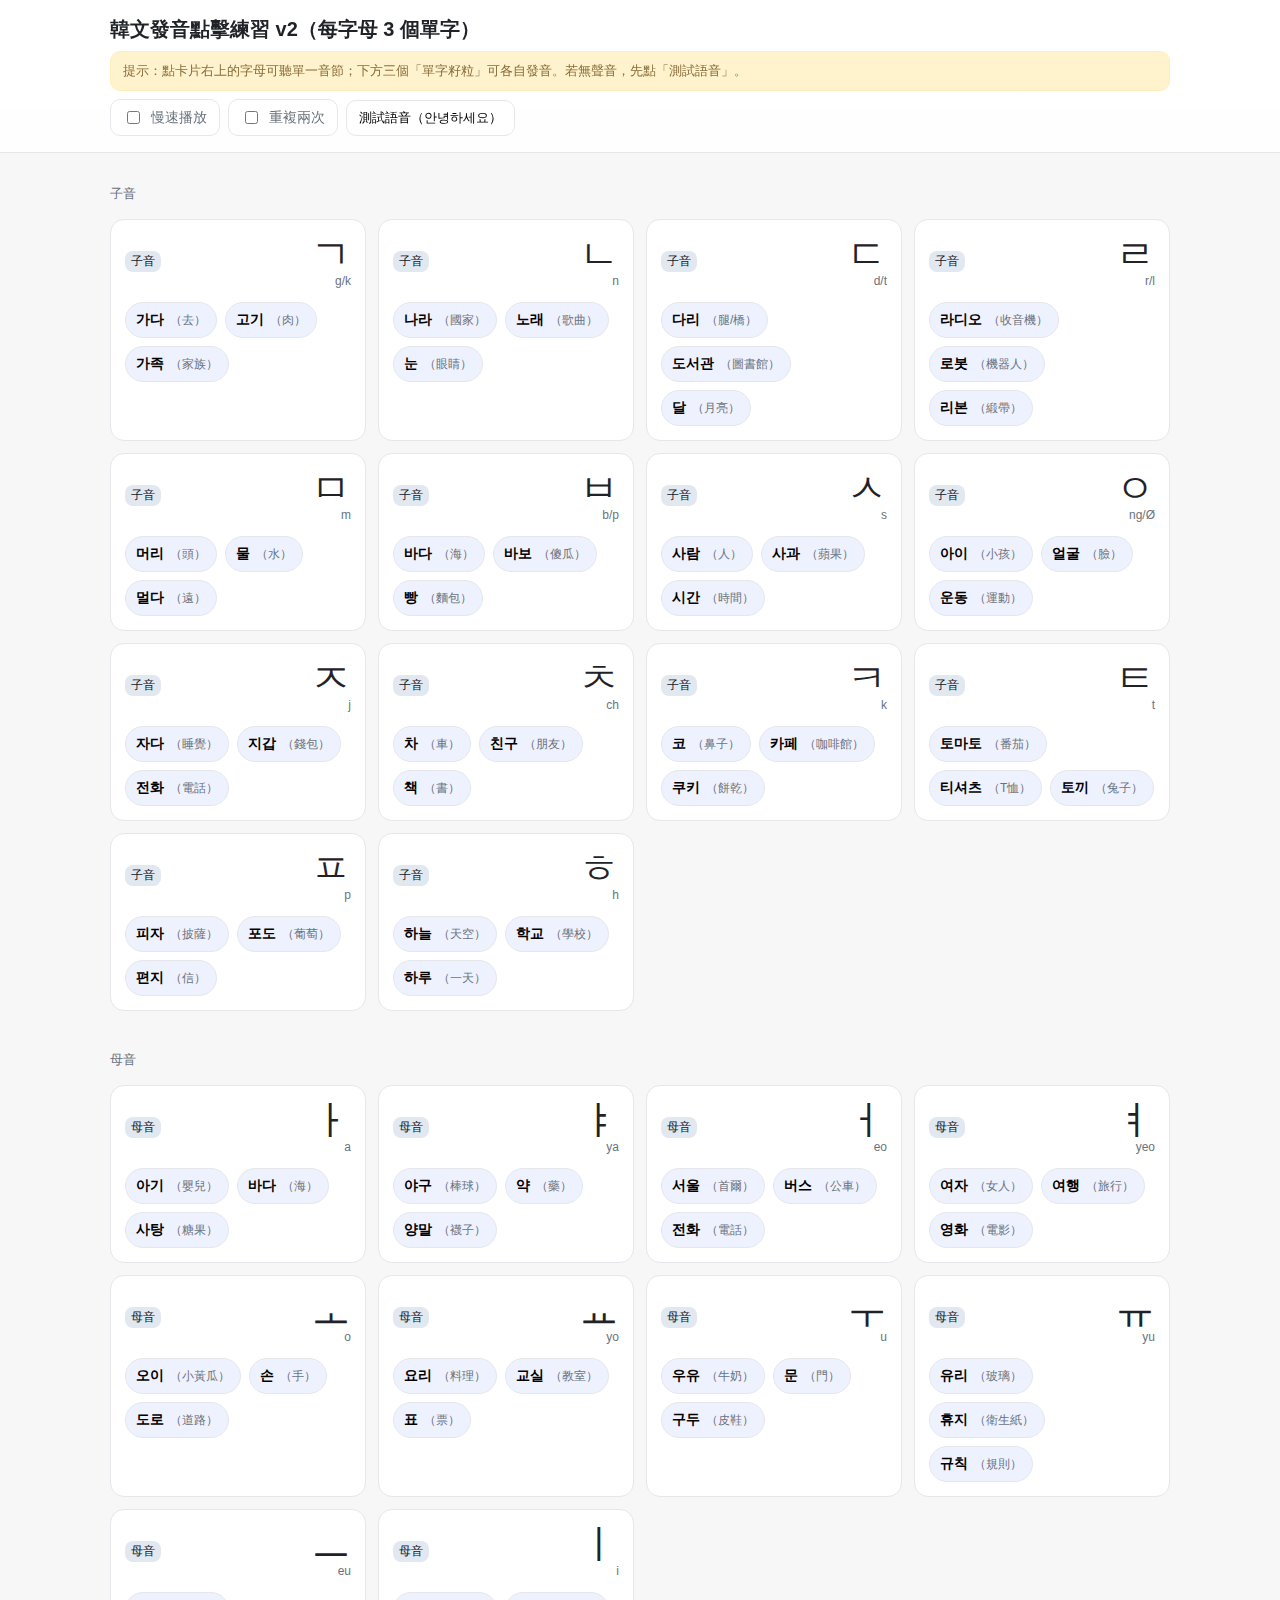
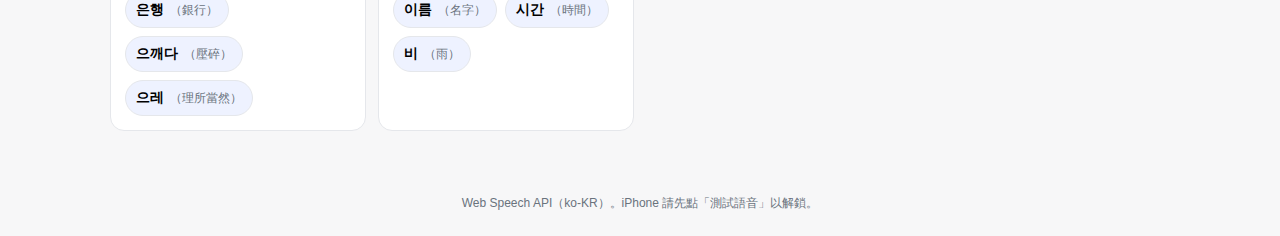
<file: korean_pronunciation_trainer_v2.html>
<!DOCTYPE html>
<html lang="zh-Hant">
<head>
<meta charset="UTF-8" />
<meta name="viewport" content="width=device-width, initial-scale=1" />
<title>韓文發音點擊練習 v2（每字母 3 個單字）</title>
<style>
  :root{--bg:#f7f7f8;--card:#ffffff;--text:#1f2328;--muted:#6a737d;--border:#e5e7eb;--chip:#eef2ff;}
  *{box-sizing:border-box}
  body{margin:0;font-family:ui-sans-serif,-apple-system,Segoe UI,Roboto,Helvetica,Arial,"Noto Sans TC","PingFang TC","Microsoft JhengHei",sans-serif;background:var(--bg);color:var(--text);}
  header{position:sticky;top:0;z-index:10;background:linear-gradient(180deg,#fff,rgba(255,255,255,.85));backdrop-filter:blur(6px);border-bottom:1px solid var(--border);}
  .wrap{max-width:1100px;margin:0 auto;padding:16px 20px;}
  h1{font-size:20px;margin:0 0 8px 0;}
  .controls{display:flex;flex-wrap:wrap;gap:8px;align-items:center;color:var(--muted);font-size:14px;}
  .control{display:inline-flex;align-items:center;gap:8px;padding:8px 12px;border:1px solid var(--border);border-radius:10px;background:#fff;cursor:pointer;}
  .legend{font-size:13px;color:var(--muted);margin:16px 0 0;}
  .grid{display:grid;gap:12px;grid-template-columns:repeat(auto-fill,minmax(220px,1fr));padding:16px 0 24px;}
  .card{background:var(--card);border:1px solid var(--border);border-radius:14px;padding:14px;display:flex;flex-direction:column;gap:8px}
  .hdr{display:flex;align-items:center;justify-content:space-between}
  .tag{font-size:12px;color:#0f172a;background:#e2e8f0;padding:2px 6px;border-radius:8px;display:inline-block;}
  .symbolWrap{cursor:pointer}
  .symbol{font-size:40px;line-height:1;margin:0}
  .roman{font-size:12px;color:var(--muted);text-align:right}
  .chips{display:flex;flex-wrap:wrap;gap:8px;margin-top:6px}
  .chip{border:1px solid var(--border);background:var(--chip);padding:8px 10px;border-radius:999px;cursor:pointer;font-size:14px;display:inline-flex;gap:6px;align-items:baseline}
  .chip small{font-size:12px;color:var(--muted)}
  footer{padding:24px;text-align:center;color:var(--muted);font-size:12px;}
  .warn{background:#fff3cd;color:#8a6d3b;border:1px solid #ffeeba;padding:10px 12px;border-radius:10px;margin:8px 0;font-size:13px;}
</style>
</head>
<body>
<header>
  <div class="wrap">
    <h1>韓文發音點擊練習 v2（每字母 3 個單字）</h1>
    <div class="warn">提示：點卡片右上的字母可聽單一音節；下方三個「單字籽粒」可各自發音。若無聲音，先點「測試語音」。</div>
    <div class="controls">
      <label class="control"><input type="checkbox" id="slowRate" />慢速播放</label>
      <label class="control"><input type="checkbox" id="repeatTwice" />重複兩次</label>
      <button class="control" id="testVoice">測試語音（안녕하세요）</button>
    </div>
  </div>
</header>

<main class="wrap">
  <section>
    <div class="legend">子音</div>
    <div class="grid" id="consonants"></div>
  </section>
  <section>
    <div class="legend">母音</div>
    <div class="grid" id="vowels"></div>
  </section>
</main>

<footer>Web Speech API（ko-KR）。iPhone 請先點「測試語音」以解鎖。</footer>

<script>
const data = {
  consonants: [
    {sym:"ㄱ", roman:"g/k", say:"가", words:[["가다","去"],["고기","肉"],["가족","家族"]]},
    {sym:"ㄴ", roman:"n",   say:"나", words:[["나라","國家"],["노래","歌曲"],["눈","眼睛"]]},
    {sym:"ㄷ", roman:"d/t", say:"다", words:[["다리","腿/橋"],["도서관","圖書館"],["달","月亮"]]},
    {sym:"ㄹ", roman:"r/l", say:"라", words:[["라디오","收音機"],["로봇","機器人"],["리본","緞帶"]]},
    {sym:"ㅁ", roman:"m",   say:"마", words:[["머리","頭"],["물","水"],["멀다","遠"]]},
    {sym:"ㅂ", roman:"b/p", say:"바", words:[["바다","海"],["바보","傻瓜"],["빵","麵包"]]},
    {sym:"ㅅ", roman:"s",   say:"사", words:[["사람","人"],["사과","蘋果"],["시간","時間"]]},
    {sym:"ㅇ", roman:"ng/Ø",say:"아", words:[["아이","小孩"],["얼굴","臉"],["운동","運動"]]},
    {sym:"ㅈ", roman:"j",   say:"자", words:[["자다","睡覺"],["지갑","錢包"],["전화","電話"]]},
    {sym:"ㅊ", roman:"ch",  say:"차", words:[["차","車"],["친구","朋友"],["책","書"]]},
    {sym:"ㅋ", roman:"k",   say:"카", words:[["코","鼻子"],["카페","咖啡館"],["쿠키","餅乾"]]},
    {sym:"ㅌ", roman:"t",   say:"타", words:[["토마토","番茄"],["티셔츠","T恤"],["토끼","兔子"]]},
    {sym:"ㅍ", roman:"p",   say:"파", words:[["피자","披薩"],["포도","葡萄"],["편지","信"]]},
    {sym:"ㅎ", roman:"h",   say:"하", words:[["하늘","天空"],["학교","學校"],["하루","一天"]]}
  ],
  vowels: [
    {sym:"ㅏ", roman:"a",  say:"아", words:[["아기","嬰兒"],["바다","海"],["사탕","糖果"]]},
    {sym:"ㅑ", roman:"ya", say:"야", words:[["야구","棒球"],["약","藥"],["양말","襪子"]]},
    {sym:"ㅓ", roman:"eo", say:"어", words:[["서울","首爾"],["버스","公車"],["전화","電話"]]},
    {sym:"ㅕ", roman:"yeo",say:"여", words:[["여자","女人"],["여행","旅行"],["영화","電影"]]},
    {sym:"ㅗ", roman:"o",  say:"오", words:[["오이","小黃瓜"],["손","手"],["도로","道路"]]},
    {sym:"ㅛ", roman:"yo", say:"요", words:[["요리","料理"],["교실","教室"],["표","票"]]},
    {sym:"ㅜ", roman:"u",  say:"우", words:[["우유","牛奶"],["문","門"],["구두","皮鞋"]]},
    {sym:"ㅠ", roman:"yu", say:"유", words:[["유리","玻璃"],["휴지","衛生紙"],["규칙","規則"]]},
    {sym:"ㅡ", roman:"eu", say:"으", words:[["은행","銀行"],["으깨다","壓碎"],["으레","理所當然"]]},
    {sym:"ㅣ", roman:"i",  say:"이", words:[["이름","名字"],["시간","時間"],["비","雨"]]}
  ]
};

function card(item, kind){
  const el = document.createElement('div');
  el.className = 'card';
  el.innerHTML = `
    <div class="hdr">
      <span class="tag">${kind}</span>
      <div class="symbolWrap" data-say="${item.say}" title="點我發音：${item.say}">
        <div class="symbol">${item.sym}</div>
        <div class="roman">${item.roman}</div>
      </div>
    </div>
    <div class="chips"></div>
  `;
  const chips = el.querySelector('.chips');
  item.words.forEach(([kr, zh]) => {
    const b = document.createElement('button');
    b.className = 'chip';
    b.setAttribute('data-say', kr);
    b.innerHTML = `<b>${kr}</b> <small>（${zh}）</small>`;
    chips.appendChild(b);
  });
  return el;
}

function render(){
  const c = document.getElementById('consonants');
  const v = document.getElementById('vowels');
  data.consonants.forEach(it => c.appendChild(card(it,'子音')));
  data.vowels.forEach(it => v.appendChild(card(it,'母音')));
}

let voice = null;
function pickKoreanVoice(){
  const list = speechSynthesis.getVoices();
  const ko = list.filter(v => /ko|Korean/i.test(v.lang));
  return ko[0] || list.find(v => v.lang && v.lang.toLowerCase().startsWith('ko'));
}
function speak(t){
  const u = new SpeechSynthesisUtterance(t);
  voice = voice || pickKoreanVoice();
  if(voice) u.voice = voice;
  u.lang = 'ko-KR';
  u.rate = document.getElementById('slowRate').checked ? 0.75 : 1.0;
  const twice = document.getElementById('repeatTwice').checked;
  if(twice){
    u.onend = () => {
      const u2 = new SpeechSynthesisUtterance(t);
      if(voice) u2.voice = voice;
      u2.lang = 'ko-KR'; u2.rate = u.rate;
      speechSynthesis.speak(u2);
    };
  }
  speechSynthesis.speak(u);
}

document.addEventListener('click', (e) => {
  const chip = e.target.closest('.chip');
  if(chip){ speak(chip.getAttribute('data-say')); return; }
  const sym = e.target.closest('.symbolWrap');
  if(sym){ speak(sym.getAttribute('data-say')); return; }
});
document.getElementById('testVoice').addEventListener('click', ()=>speak('안녕하세요'));
window.speechSynthesis.onvoiceschanged = () => { voice = pickKoreanVoice(); };

// iOS unlock
document.addEventListener('touchstart', function once(){
  const u = new SpeechSynthesisUtterance('');
  speechSynthesis.speak(u);
  document.removeEventListener('touchstart', once);
},{passive:true});

render();
</script>
</body>
</html>
</file>
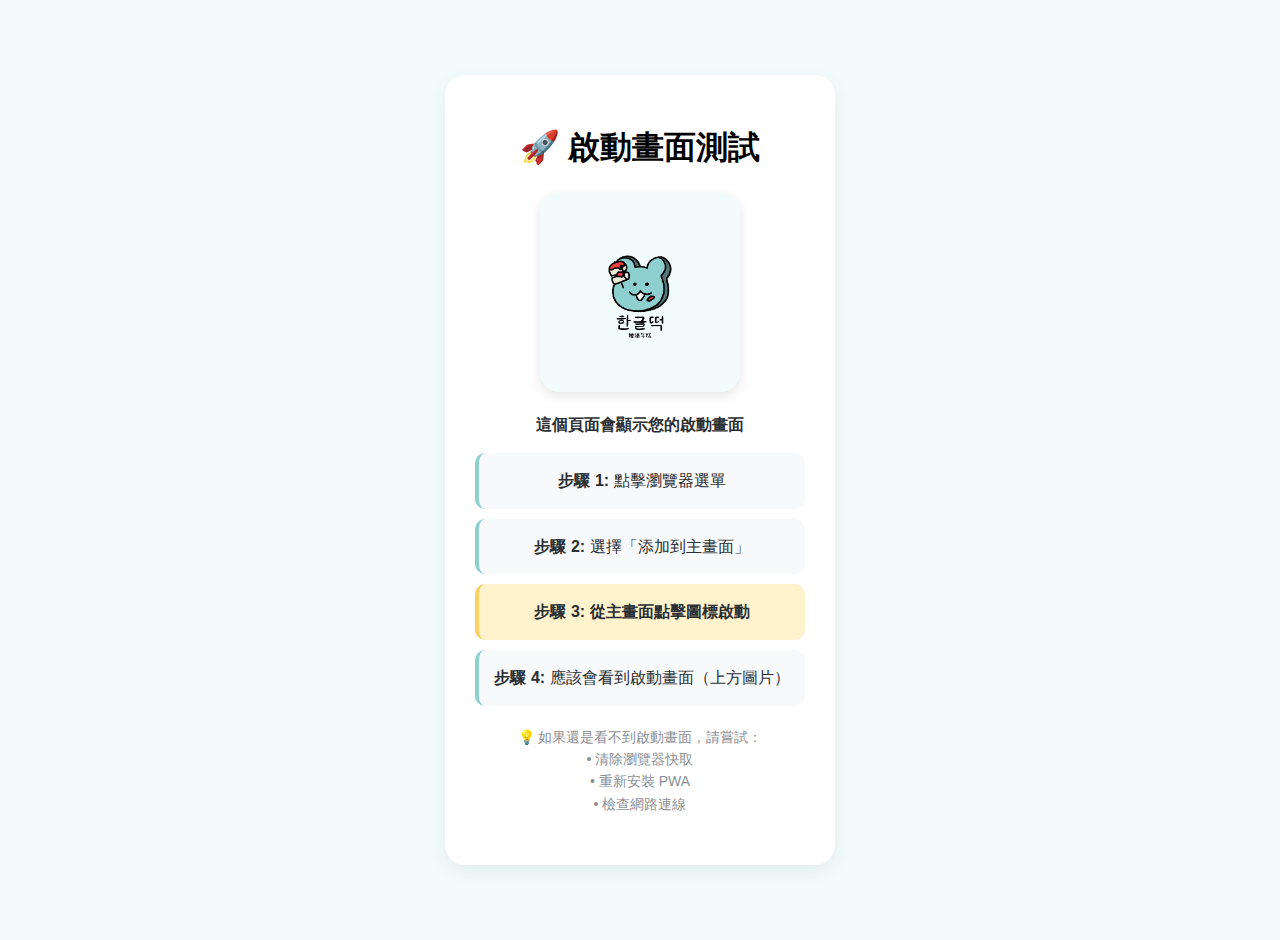
<file: splash-test.html>
<!DOCTYPE html>
<html lang="zh-Hant">
<head>
  <meta charset="utf-8" />
  <meta name="viewport" content="width=device-width,initial-scale=1,maximum-scale=1,minimum-scale=1,user-scalable=no" />
  
  <title>韓語年糕｜啟動畫面測試</title>
  
  <link rel="manifest" href="manifest.json" />
  <meta name="theme-color" content="#F3FCFD" />
  <meta name="apple-mobile-web-app-capable" content="yes" />
  <meta name="apple-mobile-web-app-status-bar-style" content="default" />
  
  <!-- iOS Safari 啟動畫面 -->
  <link rel="apple-touch-startup-image" href="splash.png" />
  <link rel="apple-touch-startup-image" media="(device-width: 375px) and (device-height: 667px) and (-webkit-device-pixel-ratio: 2)" href="splash.png" />
  <link rel="apple-touch-startup-image" media="(device-width: 390px) and (device-height: 844px) and (-webkit-device-pixel-ratio: 3)" href="splash.png" />
  <link rel="apple-touch-startup-image" media="(device-width: 428px) and (device-height: 926px) and (-webkit-device-pixel-ratio: 3)" href="splash.png" />
  
  <style>
    body {
      margin: 0;
      background: #F3FCFD;
      font-family: -apple-system, BlinkMacSystemFont, sans-serif;
      display: flex;
      flex-direction: column;
      align-items: center;
      justify-content: center;
      min-height: 100vh;
      padding: 20px;
    }
    
    .test-container {
      background: white;
      border-radius: 20px;
      padding: 30px;
      box-shadow: 0 6px 18px rgba(40,48,54,.08);
      text-align: center;
      max-width: 400px;
    }
    
    .splash-preview {
      width: 200px;
      height: 200px;
      margin: 20px auto;
      border-radius: 20px;
      overflow: hidden;
      box-shadow: 0 4px 12px rgba(0,0,0,0.1);
    }
    
    .splash-preview img {
      width: 100%;
      height: 100%;
      object-fit: cover;
    }
    
    .instructions {
      color: #2b2f33;
      line-height: 1.6;
      margin: 20px 0;
    }
    
    .step {
      background: #f8f9fa;
      padding: 15px;
      margin: 10px 0;
      border-radius: 10px;
      border-left: 4px solid #8ECFD0;
    }
    
    .important {
      background: #fff3cd;
      border-left-color: #FAD162;
      font-weight: bold;
    }
  </style>
</head>
<body>
  <div class="test-container">
    <h1>🚀 啟動畫面測試</h1>
    
    <div class="splash-preview">
      <img src="splash.png" alt="啟動畫面預覽">
    </div>
    
    <div class="instructions">
      <p><strong>這個頁面會顯示您的啟動畫面</strong></p>
      
      <div class="step">
        <strong>步驟 1:</strong> 點擊瀏覽器選單
      </div>
      
      <div class="step">
        <strong>步驟 2:</strong> 選擇「添加到主畫面」
      </div>
      
      <div class="step important">
        <strong>步驟 3:</strong> 從主畫面點擊圖標啟動
      </div>
      
      <div class="step">
        <strong>步驟 4:</strong> 應該會看到啟動畫面（上方圖片）
      </div>
    </div>
    
    <div class="instructions">
      <p style="color: #8b8f94; font-size: 14px;">
        💡 如果還是看不到啟動畫面，請嘗試：
        <br>• 清除瀏覽器快取
        <br>• 重新安裝 PWA
        <br>• 檢查網路連線
      </p>
    </div>
  </div>
</body>
</html>
</file>
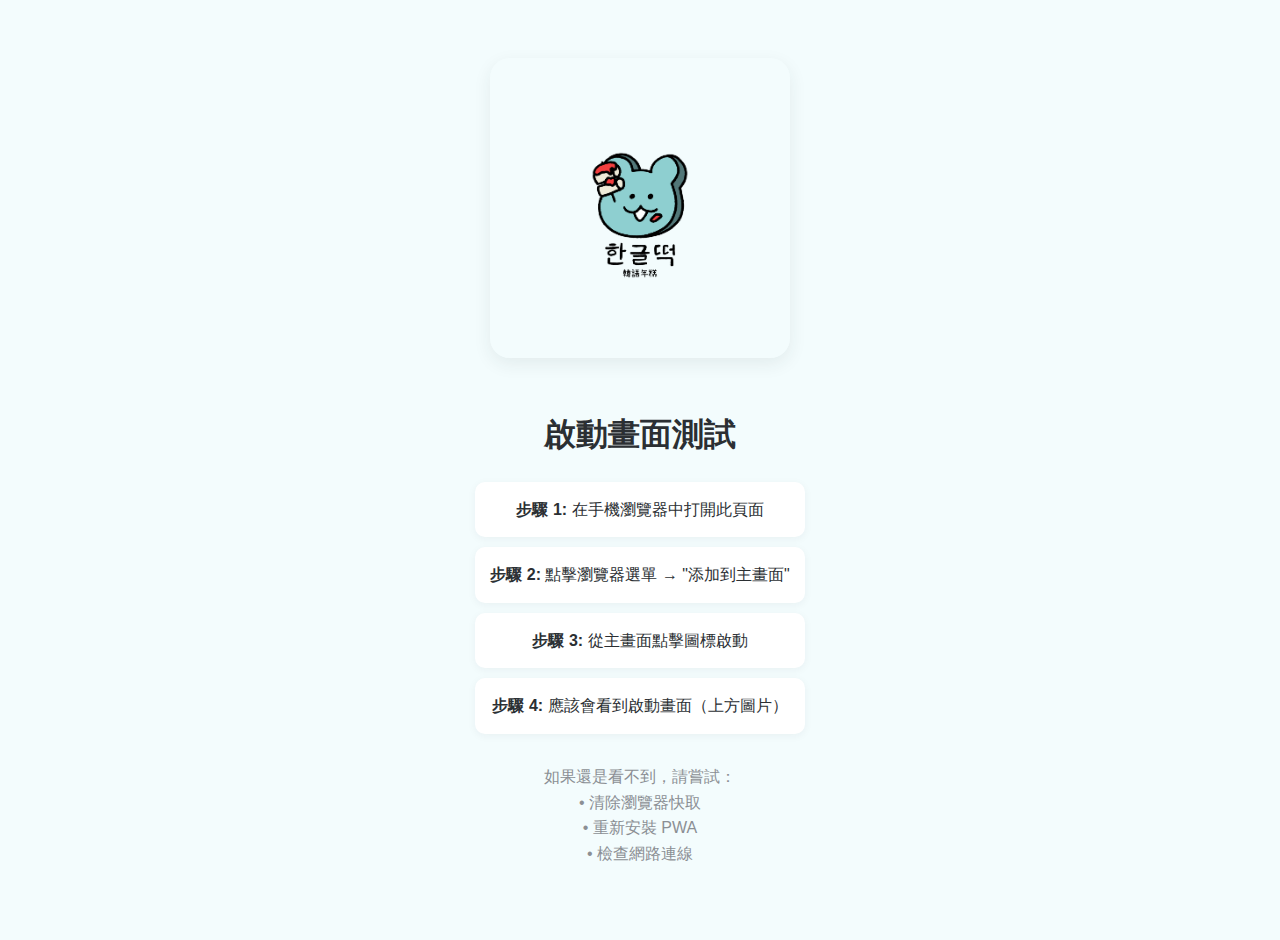
<file: test-splash.html>
<!DOCTYPE html>
<html lang="zh-Hant">
<head>
  <meta charset="utf-8" />
  <meta name="viewport" content="width=device-width,initial-scale=1,maximum-scale=1,minimum-scale=1,user-scalable=no" />
  
  <title>測試啟動畫面</title>
  
  <link rel="manifest" href="manifest.json" />
  <meta name="theme-color" content="#F3FCFD" />
  <meta name="apple-mobile-web-app-capable" content="yes" />
  
  <!-- 簡化的啟動畫面配置 -->
  <link rel="apple-touch-startup-image" href="splash.png" />
  
  <style>
    body {
      margin: 0;
      background: #F3FCFD;
      font-family: -apple-system, BlinkMacSystemFont, sans-serif;
      display: flex;
      flex-direction: column;
      align-items: center;
      justify-content: center;
      min-height: 100vh;
      padding: 20px;
    }
    
    .test-image {
      max-width: 300px;
      max-height: 300px;
      border-radius: 20px;
      box-shadow: 0 6px 18px rgba(40,48,54,.08);
      margin-bottom: 30px;
    }
    
    .instructions {
      text-align: center;
      color: #2b2f33;
      line-height: 1.6;
    }
    
    .step {
      background: white;
      padding: 15px;
      margin: 10px 0;
      border-radius: 10px;
      box-shadow: 0 2px 8px rgba(40,48,54,.05);
    }
  </style>
</head>
<body>
  <img src="splash.png" alt="啟動畫面測試" class="test-image">
  
  <div class="instructions">
    <h1>啟動畫面測試</h1>
    
    <div class="step">
      <strong>步驟 1:</strong> 在手機瀏覽器中打開此頁面
    </div>
    
    <div class="step">
      <strong>步驟 2:</strong> 點擊瀏覽器選單 → "添加到主畫面"
    </div>
    
    <div class="step">
      <strong>步驟 3:</strong> 從主畫面點擊圖標啟動
    </div>
    
    <div class="step">
      <strong>步驟 4:</strong> 應該會看到啟動畫面（上方圖片）
    </div>
    
    <p style="margin-top: 30px; color: #8b8f94;">
      如果還是看不到，請嘗試：
      <br>• 清除瀏覽器快取
      <br>• 重新安裝 PWA
      <br>• 檢查網路連線
    </p>
  </div>
</body>
</html>
</file>
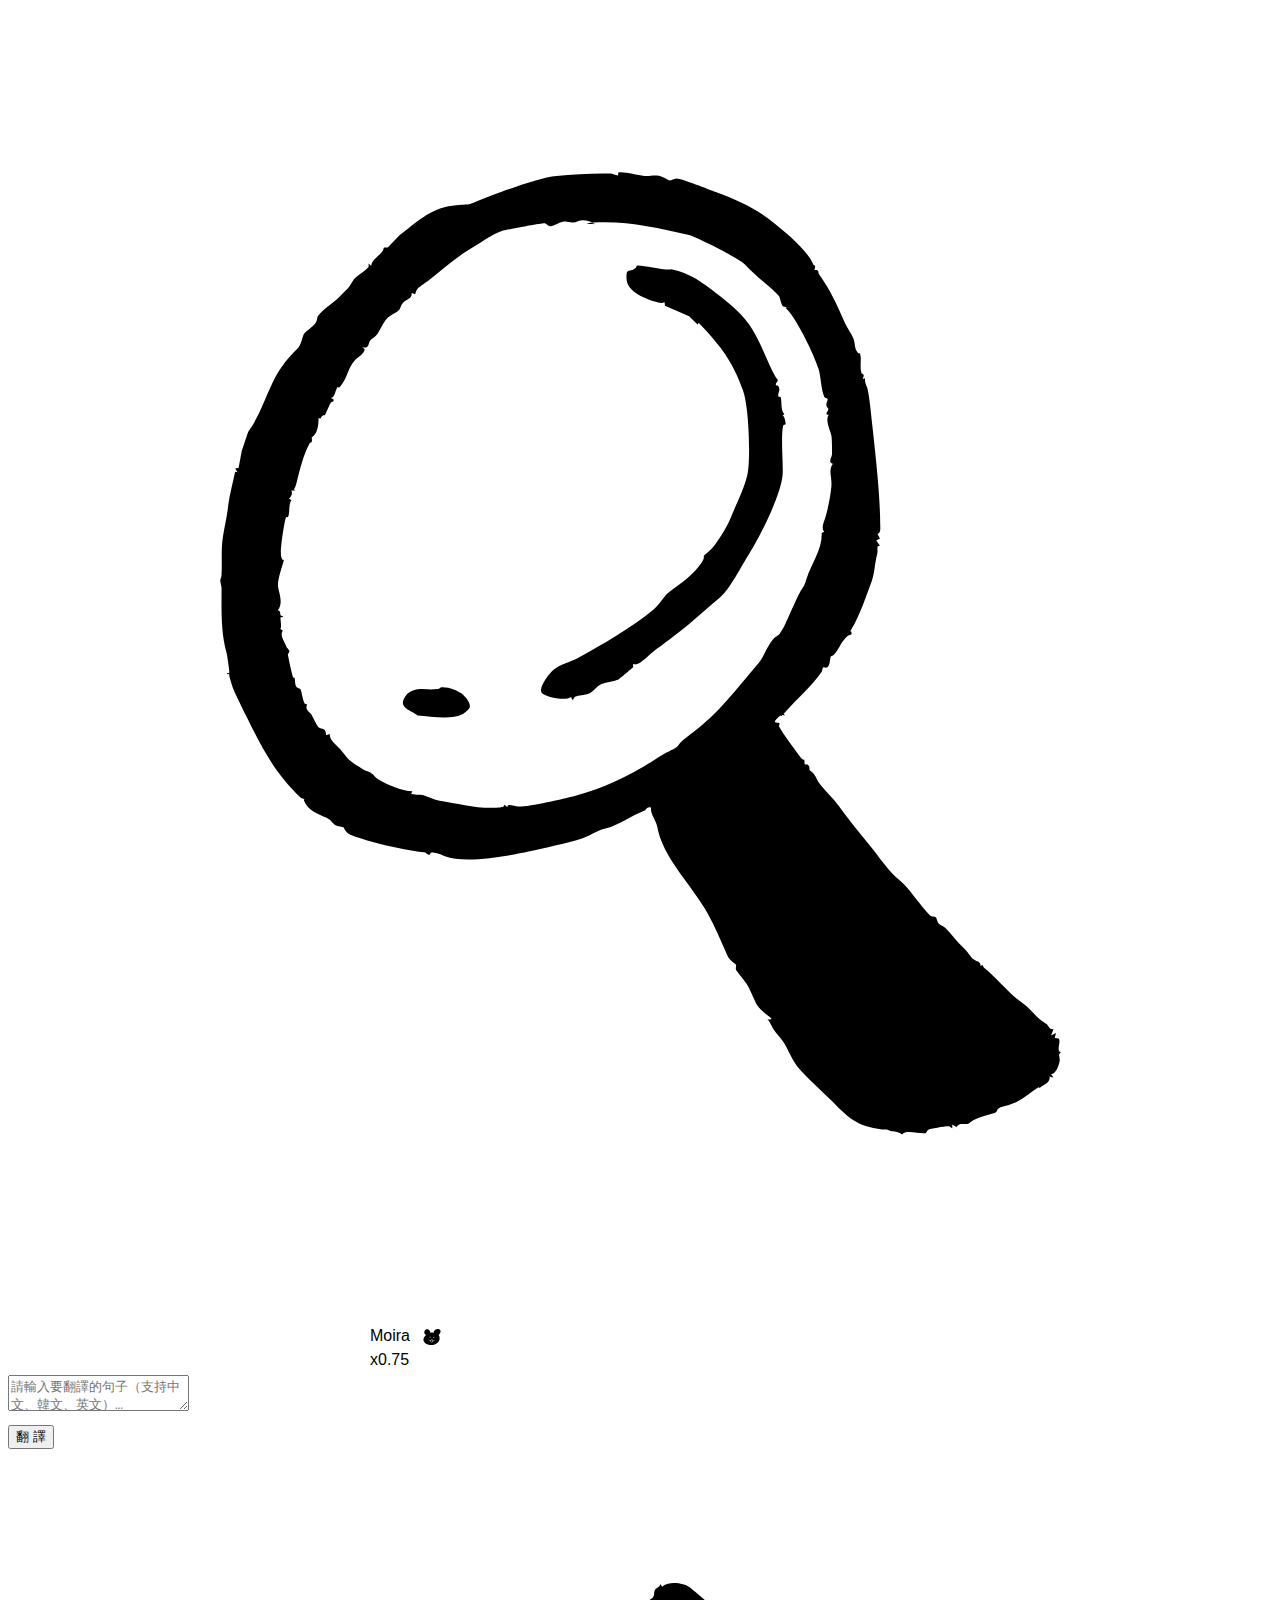
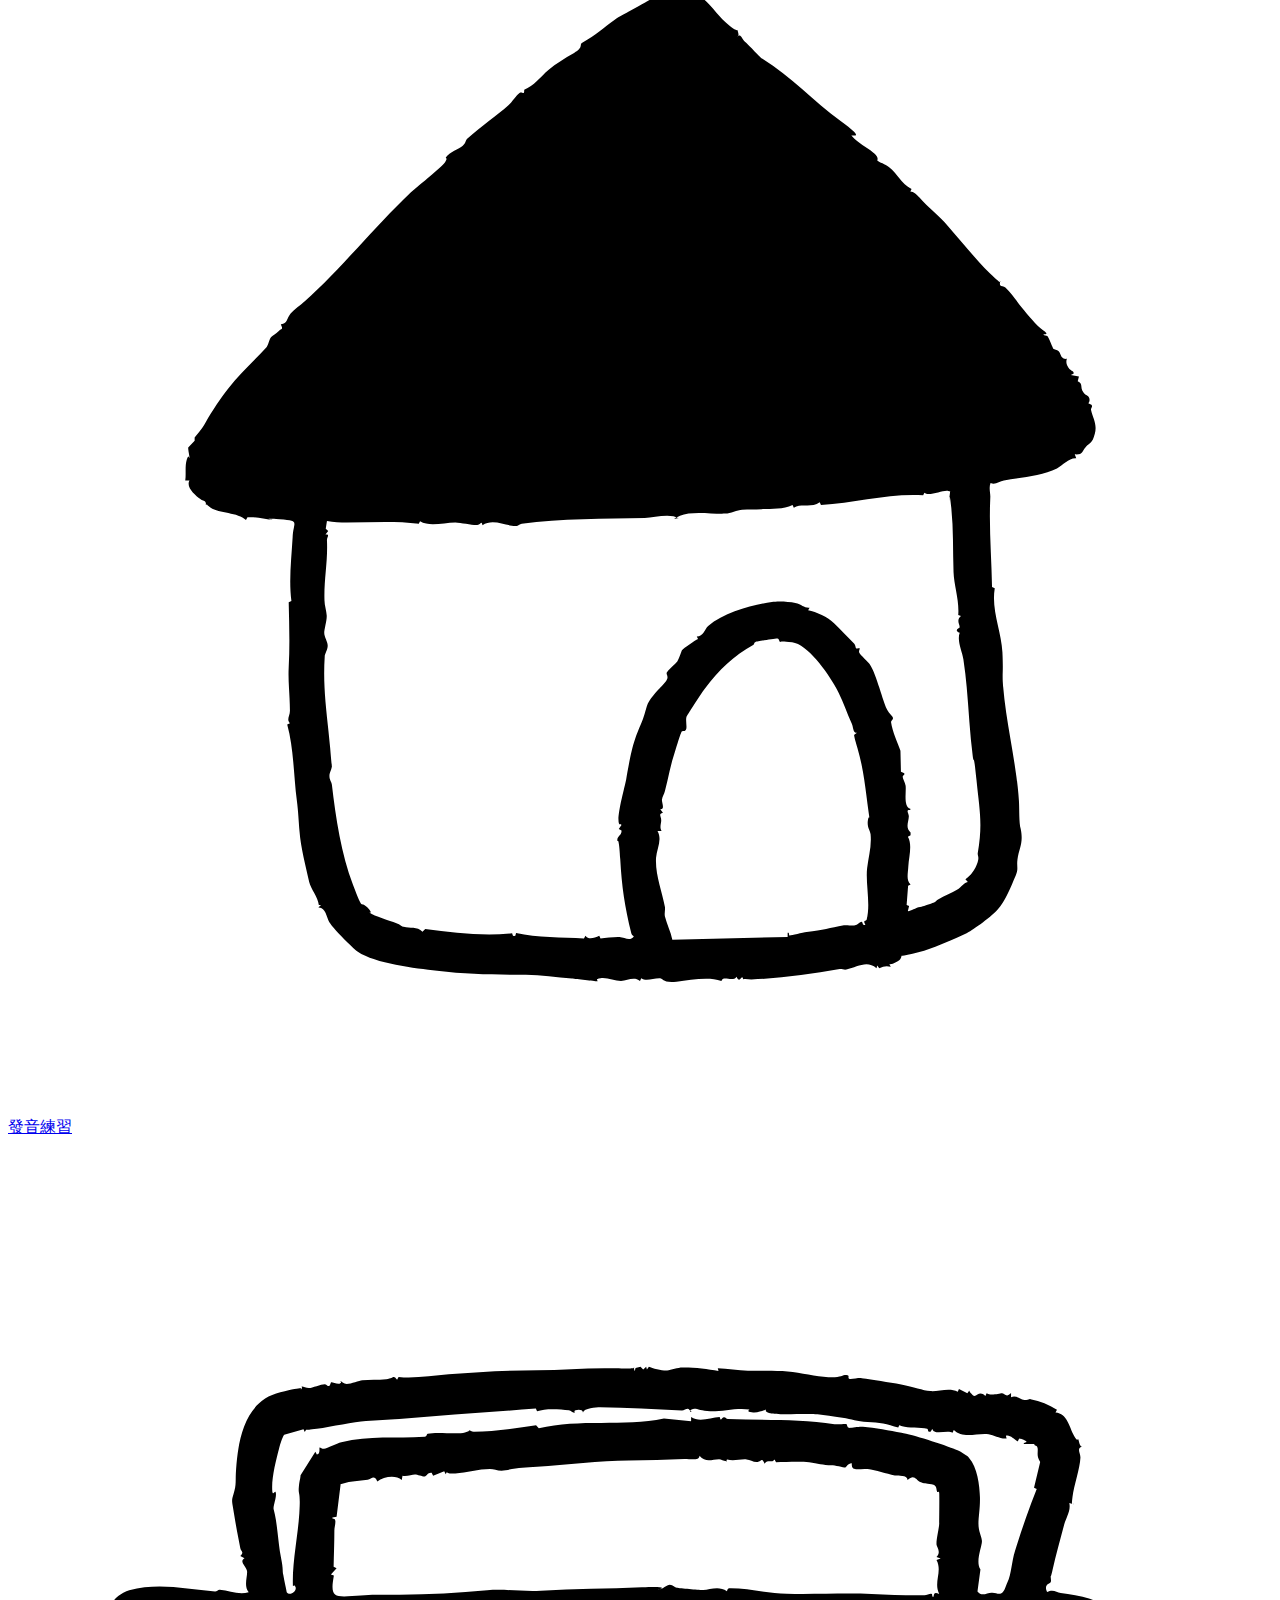
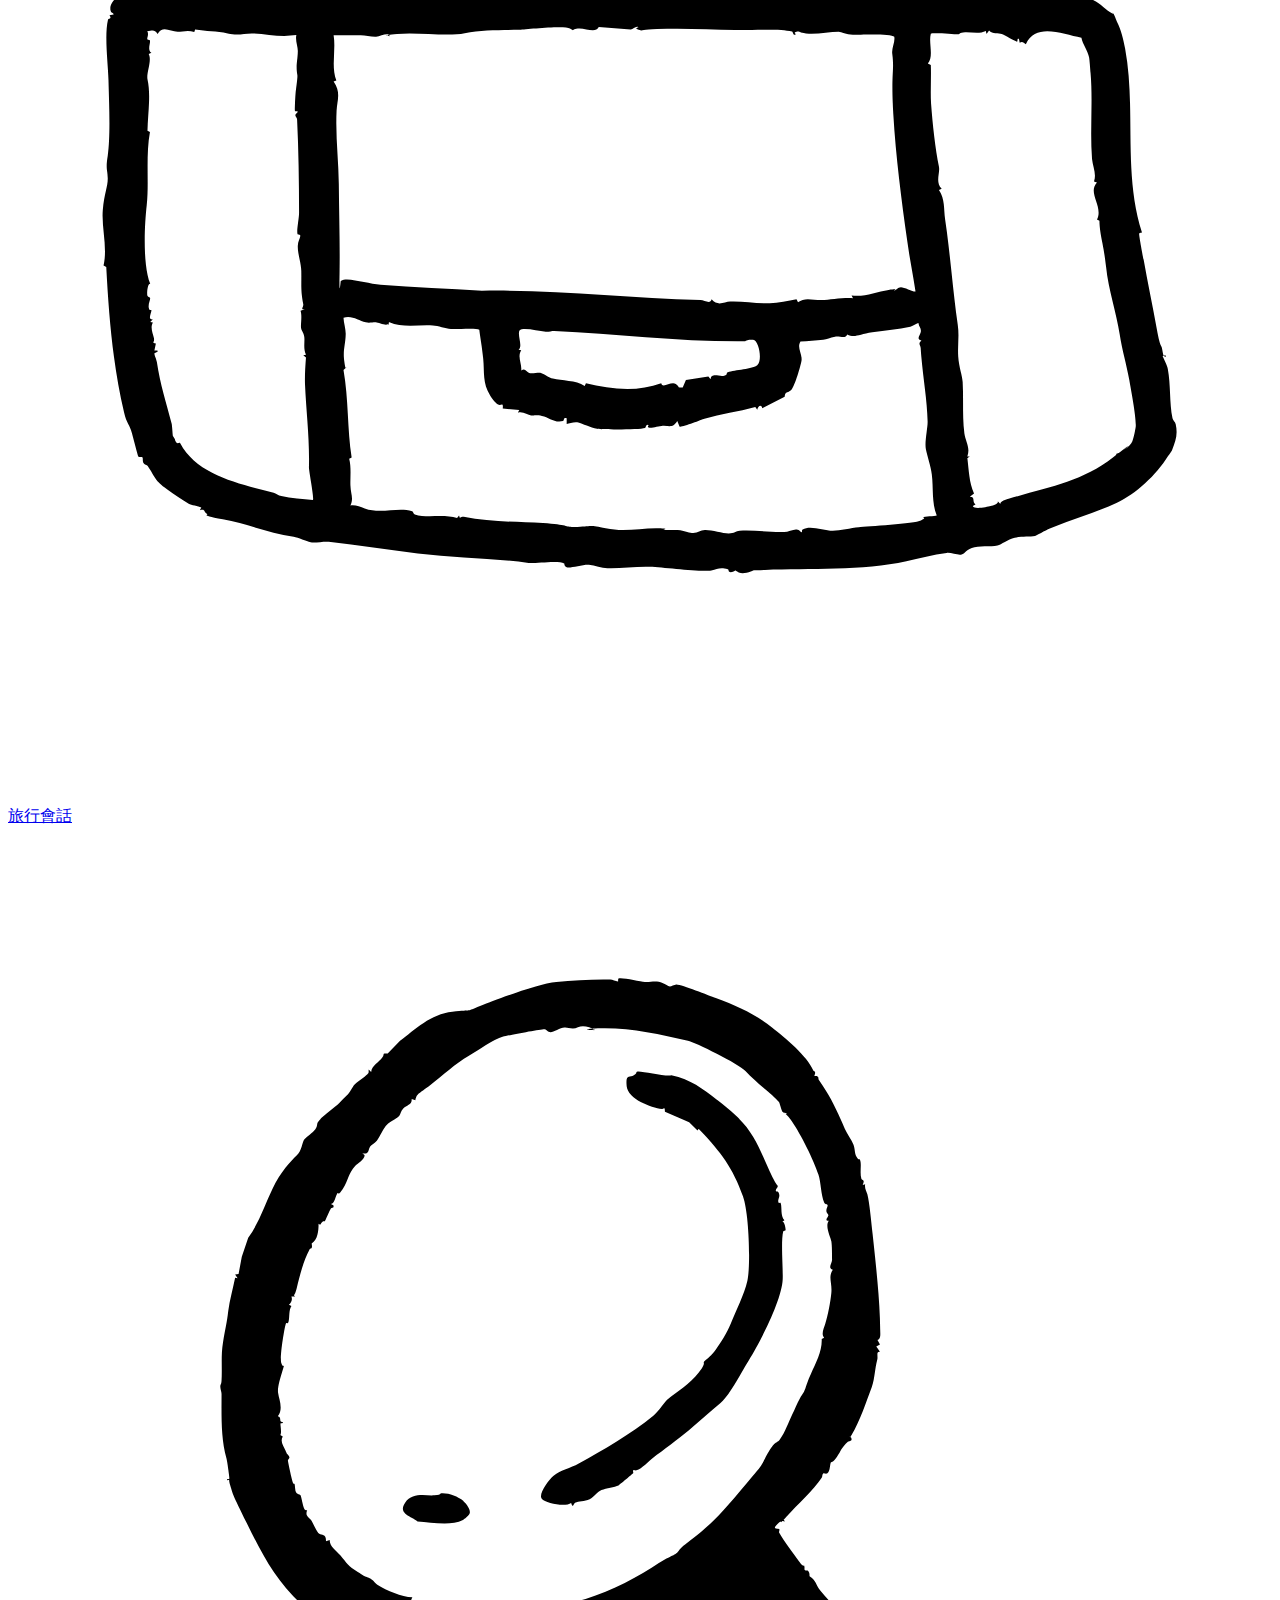
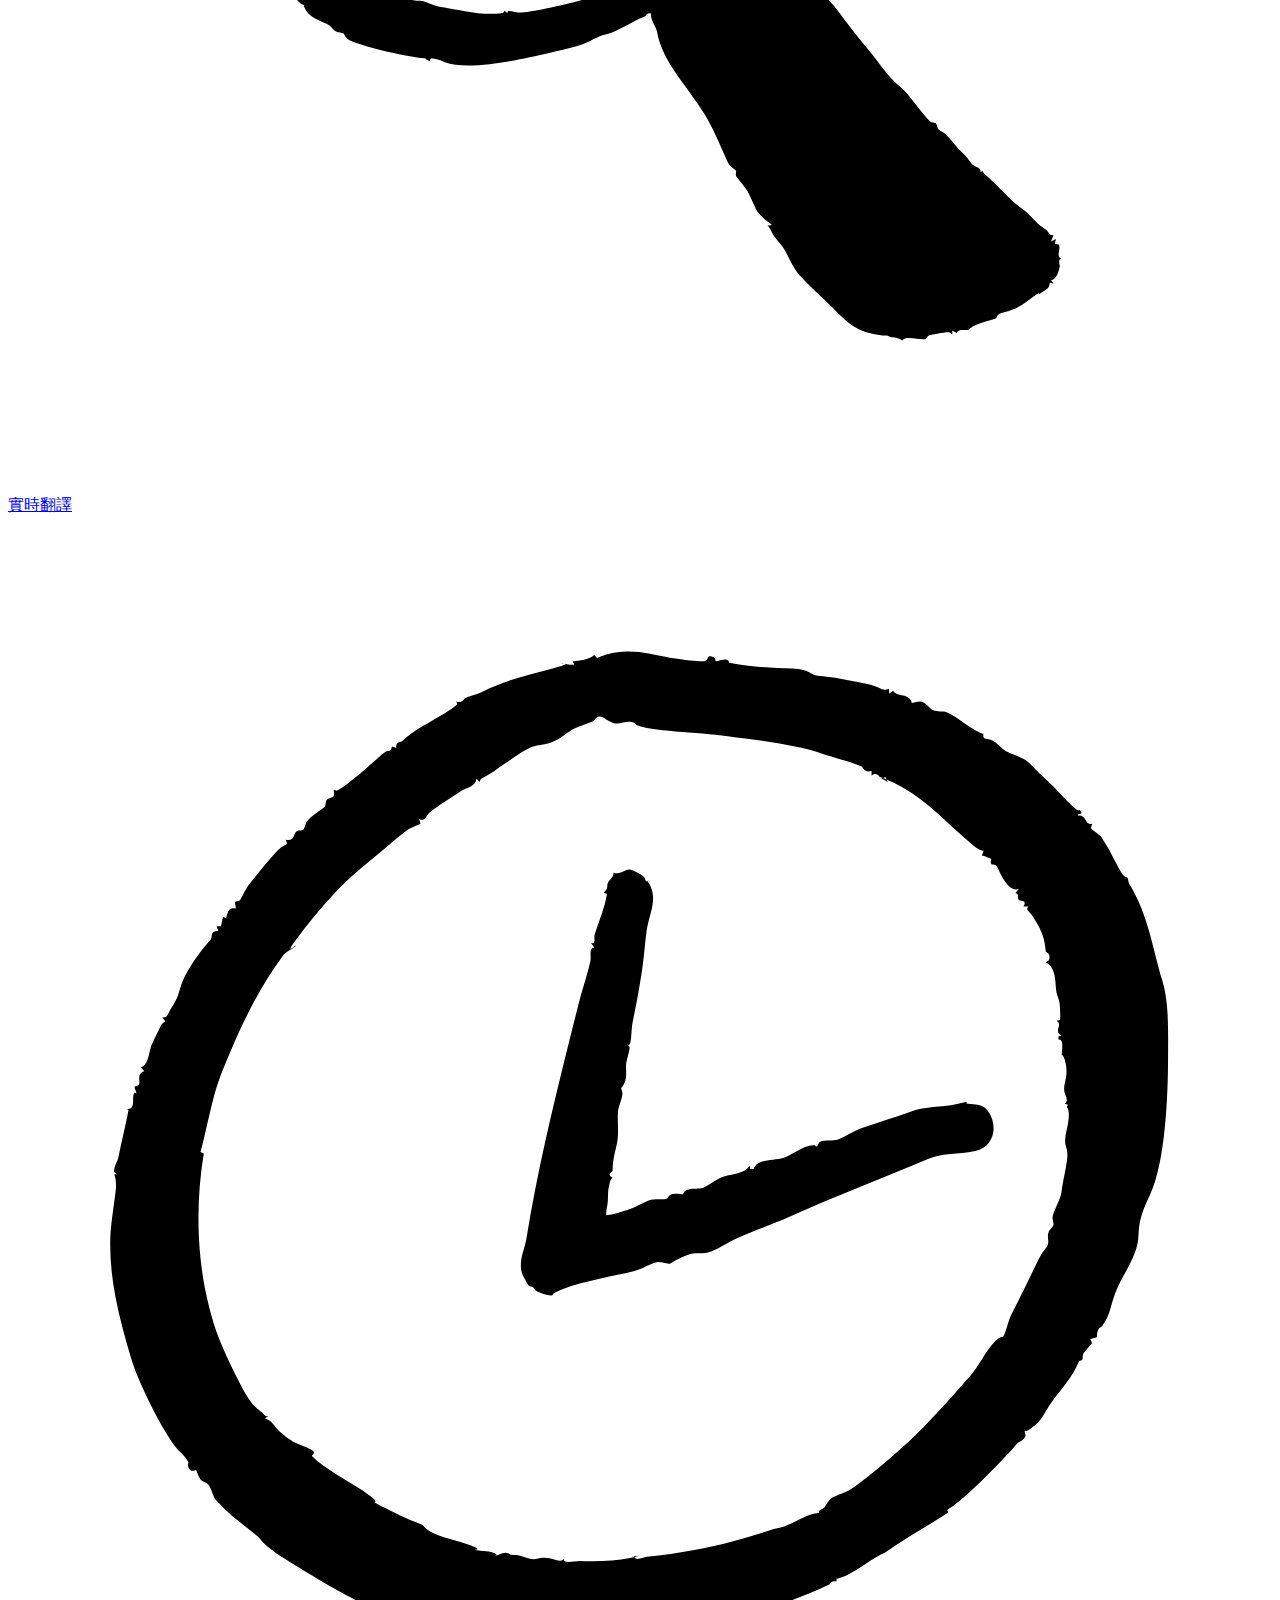
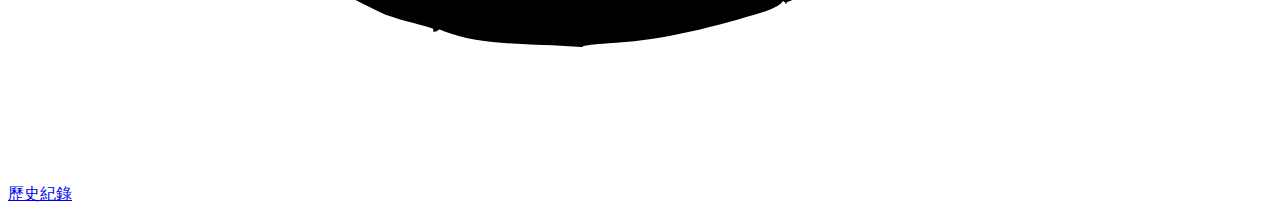
<file: translate.html>
<!DOCTYPE html><html lang="zh-Hant"><head>
<meta charset="utf-8"><meta name="viewport" content="width=device-width,initial-scale=1">
<title>韓語年糕｜實時翻譯</title><link rel="manifest" href="manifest.json"><link rel="stylesheet" href="styles.css">
<link rel="apple-touch-icon" href="icons/icon-512.png"><script>if('serviceWorker' in navigator){addEventListener('load',()=>navigator.serviceWorker.register('./sw.js'));}</script></head><body>
<header class="topbar"><div class="bar"><h1 class="title"><img src="icons/p3.svg" alt=""></h1></div></header>
<div class="appbar"><div class="row" style="justify-content:space-between;gap:12px;max-width:540px;margin:0 auto;padding:12px 16px 6px 16px">
  <div style="display:flex;gap:12px">
    <span id="voiceEn" class="pill">Moira</span>
    <span id="mickey" class="pill"><img src="icons/micky.svg" width="20" height="20" alt=""></span>
  </div>
  <span class="pill amber speed">x0.75</span>
</div></div>
<main class="wrap">
  
  <textarea id="in" placeholder="請輸入要翻譯的句子（支持中文、韓文、英文）…"></textarea>
  <div style="display:flex;gap:8px;margin-top:10px">
    <button class="pill teal" id="btnGo">翻 譯</button>
  </div>
  <div class="result list" id="result"></div>
</main>
<nav class="tabbar"><div class="in"><a class='' href='index.html'><span class='ico'><img src='icons/p1.svg' alt=''></span>發音練習</a><a class='' href='travel.html'><span class='ico'><img src='icons/p2.svg' alt=''></span>旅行會話</a><a class='active' href='translate.html'><span class='ico'><img src='icons/p3.svg' alt=''></span>實時翻譯</a><a class='' href='history.html'><span class='ico'><img src='icons/p4.svg' alt=''></span>歷史紀錄</a></div></nav>

<!-- 統一的收藏彈窗樣式 -->
<section class="modal" id="pickFolder" style="display:none"><div class="sheet">
  <button class="close" id="pickClose" aria-label="關閉">✕</button>
  <h3 class="title" style="text-align:center;margin:6px 0 12px 0;color:#78bfc0">收藏到哪個資料夾？</h3>
  <div style="display:flex;gap:10px;justify-content:center;flex-wrap:wrap">
    <button class="pill" data-folder="餐廳">餐 廳</button>
    <button class="pill" data-folder="購物">購 物</button>
    <button class="pill" data-folder="問路">問 路</button>
    <button class="pill" data-folder="其他">其 他</button>
  </div>
</div></section>

<!-- 確認刪除彈窗 -->
<section class="modal" id="confirmDelete" style="display:none"><div class="sheet">
  <button class="close" id="confirmClose" aria-label="關閉">✕</button>
  <h3 class="title" style="text-align:center;margin:6px 0 12px 0;color:#78bfc0">確定要從收藏移除嗎？</h3>
  <div style="display:flex;gap:10px;justify-content:center;flex-wrap:wrap">
    <button class="pill" id="confirmYes">確 定</button>
    <button class="pill" id="confirmNo">取 消</button>
  </div>
</div></section>

<script>
const EN=["Daniel","Moira","Samantha","Tessa"]; let VOICE_EN_NAME=localStorage.getItem('voiceEnName')||'Moira';
function availableEnVoices(){ const all=speechSynthesis.getVoices(); return EN.map(n=>all.find(v=>v.name===n)).filter(Boolean); }
function updateVoiceUI(){ const el=document.getElementById('voiceEn'); if(el) el.textContent=VOICE_EN_NAME; }
function ensureVoice(){ const avail=availableEnVoices().map(v=>v.name); if(!avail.includes(VOICE_EN_NAME) && avail.length){ VOICE_EN_NAME=avail[0]; localStorage.setItem('voiceEnName', VOICE_EN_NAME); } updateVoiceUI(); }
window.speechSynthesis.onvoiceschanged=()=>{ ensureVoice(); };
document.getElementById('mickey').addEventListener('click',e=>e.currentTarget.classList.toggle('on'));

let RATE=0.75; const SPEEDS=[0.5,0.75,1.0];
function updateSpeedUI(){ document.querySelectorAll('.speed').forEach(el=>{ el.textContent='x'+RATE.toFixed(2).replace(/\.00$/,''); }); }
function cycleSpeed(){ const i=SPEEDS.indexOf(RATE); RATE=SPEEDS[(i+1)%SPEEDS.length]; updateSpeedUI(); }

function speakKO(t){ const u=new SpeechSynthesisUtterance(t);u.lang='ko-KR';u.rate=RATE; const v=speechSynthesis.getVoices().find(v=>/ko/i.test(v.lang||'')); if(v) u.voice=v; speechSynthesis.speak(u);} 
function speakEN(t){ const v=speechSynthesis.getVoices().find(v=>v.name===VOICE_EN_NAME)||speechSynthesis.getVoices().find(v=>/en/i.test(v.lang||'')); const u=new SpeechSynthesisUtterance(t); if(v) u.voice=v; u.rate=RATE; if(document.getElementById('mickey').classList.contains('on')) u.pitch=1.6; speechSynthesis.speak(u);} 

async function tMM(q,from,to){ const r=await fetch(`https://api.mymemory.translated.net/get?q=${encodeURIComponent(q)}&langpair=${from}|${to}`); const j=await r.json(); return j?.responseData?.translatedText || ""; }
async function tLibre(q,from,to){ const r=await fetch("https://libretranslate.de/translate", {method:"POST",headers:{"Content-Type":"application/json"},body:JSON.stringify({q,source:from,target:to})}); const j=await r.json(); return j?.translatedText || ""; }

async function doTranslate(text){ 
  let ko="",en="",zh=""; 
  
  // 檢測輸入語言
  const isKorean = /[\uAC00-\uD7AF]/.test(text); // 韓文字符範圍
  const isChinese = /[\u4E00-\u9FFF]/.test(text); // 中文字符範圍
  
  if(isKorean) {
    // 韓文輸入：翻譯成中文和英文
    try{zh=await tMM(text,"ko","zh-TW");}catch(e){}
    try{en=await tMM(text,"ko","en");}catch(e){}
    if(!zh){try{zh=await tLibre(text,"ko","zh");}catch(e){}}
    if(!en){try{en=await tLibre(text,"ko","en");}catch(e){}}
    return {ko:text,en,zh};
  } else if(isChinese) {
    // 中文輸入：翻譯成韓文和英文
    try{en=await tMM(text,"zh-TW","en");}catch(e){}
    try{ko=await tMM(text,"zh-TW","ko");}catch(e){}
    if(!en){try{en=await tLibre(text,"zh","en");}catch(e){}}
    if(!ko){try{ko=await tLibre(text,"zh","ko");}catch(e){}}
    return {ko,en,zh:text};
  } else {
    // 英文或其他語言輸入：翻譯成中文和韓文
    try{zh=await tMM(text,"en","zh-TW");}catch(e){}
    try{ko=await tMM(text,"en","ko");}catch(e){}
    if(!zh){try{zh=await tLibre(text,"en","zh");}catch(e){}}
    if(!ko){try{ko=await tLibre(text,"en","ko");}catch(e){}}
    return {ko,en:text,zh};
  }
}

function hist(){ try{ return JSON.parse(localStorage.getItem('history')||'[]'); }catch(e){ return []; } }
function saveHist(entry){ const h=hist(); const dedup=h.filter(it=>!(it.zh===entry.zh && it.en===entry.en && it.ko===entry.ko)); dedup.unshift(Object.assign({ts:Date.now()}, entry)); localStorage.setItem('history', JSON.stringify(dedup.slice(0,10))); }

function favs(){ 
  try{ 
    return JSON.parse(localStorage.getItem('favorites')||'[]'); 
  }catch(e){ 
    return []; 
  } 
}

function isFav(ko, en, zh){ 
  return favs().some(f=>f.ko===ko && f.en===en && f.zh===zh); 
}

function renderCard(text,out,starId){ 
  const card=document.createElement('div'); 
  const isFavorited = isFav(out.ko, out.en, out.zh || text);
  card.className='card'; 
  card.innerHTML=`
    <div class='ko'>${out.ko||"(韓文失敗)"}</div>
    <div class='en'>${out.en||"(英文失敗)"}</div>
    <div class='zh'>${out.zh||text}</div>
    <div class='badges'>
      <div class='language-badges'>
        <span class='badge' data-ko='${out.ko}'>韓</span>
        <span class='badge' data-en='${out.en}'>英</span>
      </div>
      <span class='star ${isFavorited?'on':''}' id='${starId}' title='${isFavorited?'已收藏':'收藏'}'>${isFavorited?'★':'☆'}</span>
    </div>
  `; 
  const result=document.getElementById('result'); 
  result.innerHTML=''; 
  result.appendChild(card); 
}

async function translateAndMaybeSave(save){ 
  const btn=document.getElementById('btnGo'); 
  const text=(document.getElementById('in').value||'').trim(); 
  if(!text) return; 
  const old=btn.innerHTML; 
  btn.classList.add('pulse','busy','amber-temp'); 
  btn.textContent='翻 譯 中'; 
  const out=await doTranslate(text); 
  renderCard(text,out,'fstar'); 
  if(save){ saveHist({ko:out.ko,en:out.en,zh:out.zh||text}); } 
  const card=document.querySelector('.card'); 
  if(card) card.classList.add('flash'); 
  setTimeout(()=>{ 
    btn.classList.remove('pulse','busy','amber-temp'); 
    btn.textContent='翻 譯'; 
    if(card) card.classList.remove('flash'); 
  },400); 
}

document.getElementById('btnGo').addEventListener('click',()=>translateAndMaybeSave(true));
 
function cycleVoice(){ 
  const avail=availableEnVoices().map(v=>v.name); 
  if(!avail.length) return; 
  const idx=avail.indexOf(VOICE_EN_NAME); 
  VOICE_EN_NAME=avail[(idx+1)%avail.length]; 
  localStorage.setItem('voiceEnName', VOICE_EN_NAME); 
  updateVoiceUI(); 
}

let PENDING_STAR=null; // {ko,en,zh,el}
let PENDING_DELETE=null; // {ko,en,zh,el}

document.addEventListener('click', (e)=>{ 
  if(e.target.closest('#voiceEn')) return cycleVoice(); 
  if(e.target.closest('.speed')) return cycleSpeed(); 
  
  if(e.target.matches('[data-ko]')){ 
    e.target.classList.add('pulse','amber-temp'); 
    setTimeout(()=>e.target.classList.remove('pulse','amber-temp'),350); 
    return speakKO(e.target.getAttribute('data-ko')); 
  } 
  
  if(e.target.matches('[data-en]')){ 
    e.target.classList.add('pulse','amber-temp'); 
    setTimeout(()=>e.target.classList.remove('pulse','amber-temp'),350); 
    return speakEN(e.target.getAttribute('data-en')); 
  }

  // 點擊星號收藏/取消收藏
  if(e.target.id==='fstar'){ 
    const c=e.target.closest('.card'); 
    const ko=c.querySelector('.ko').textContent;
    const en=c.querySelector('.en').textContent;
    const zh=c.querySelector('.zh').textContent;
    
    if(e.target.classList.contains('on')){ 
      // 已收藏，顯示確認刪除
      PENDING_DELETE={ko, en, zh, el:e.target};
      document.getElementById('confirmDelete').style.display='flex'; 
    } else { 
      // 未收藏，顯示選擇資料夾
      PENDING_STAR={ko, en, zh, el:e.target};
      document.getElementById('pickFolder').style.display='flex'; 
    }
    return; 
  }

  // 選擇收藏夾
  if(e.target.matches('[data-folder]')){ 
    const folder=e.target.getAttribute('data-folder'); 
    if(PENDING_STAR){ 
      const favsList=JSON.parse(localStorage.getItem('favorites')||'[]'); 
      favsList.unshift({
        ko:PENDING_STAR.ko,
        en:PENDING_STAR.en,
        zh:PENDING_STAR.zh,
        folder,
        ts:Date.now()
      }); 
      localStorage.setItem('favorites', JSON.stringify(favsList)); 
      PENDING_STAR.el.classList.add('on'); 
      PENDING_STAR.el.textContent='★'; 
      PENDING_STAR.el.title='已收藏';
      PENDING_STAR=null; 
    } 
    document.getElementById('pickFolder').style.display='none'; 
    return; 
  }

  // 確認刪除
  if(e.target.id==='confirmYes' && PENDING_DELETE){ 
    const favsList=JSON.parse(localStorage.getItem('favorites')||'[]'); 
    const filtered = favsList.filter(f=>!(f.ko===PENDING_DELETE.ko && f.en===PENDING_DELETE.en && f.zh===PENDING_DELETE.zh)); 
    localStorage.setItem('favorites', JSON.stringify(filtered)); 
    PENDING_DELETE.el.classList.remove('on'); 
    PENDING_DELETE.el.textContent='☆'; 
    PENDING_DELETE.el.title='收藏';
    PENDING_DELETE=null;
    document.getElementById('confirmDelete').style.display='none'; 
    return; 
  }
  
  if(e.target.id==='confirmNo' || e.target.id==='confirmClose'){ 
    PENDING_DELETE=null;
    document.getElementById('confirmDelete').style.display='none'; 
    return; 
  }

  // 點擊彈窗背景關閉
  if(e.target.id==='pickFolder') { 
    PENDING_STAR = null;
    document.getElementById('pickFolder').style.display='none'; 
    return; 
  }
  
  if(e.target.id==='confirmDelete') { 
    PENDING_DELETE=null;
    document.getElementById('confirmDelete').style.display='none'; 
    return; 
  }

  // 防止點擊彈窗內容區域時關閉
  if(e.target.closest('#pickFolder .sheet') && !e.target.matches('[data-folder]') && !e.target.matches('#pickClose')){ 
    return; 
  }
  
  if(e.target.closest('#confirmDelete .sheet') && !e.target.matches('#confirmYes, #confirmNo')){ 
    return; 
  }
});

// 關閉按鈕
document.getElementById('pickClose').addEventListener('click',()=>{ 
  PENDING_STAR = null;
  document.getElementById('pickFolder').style.display='none'; 
});

ensureVoice(); 
updateSpeedUI();
</script></body></html>
</file>
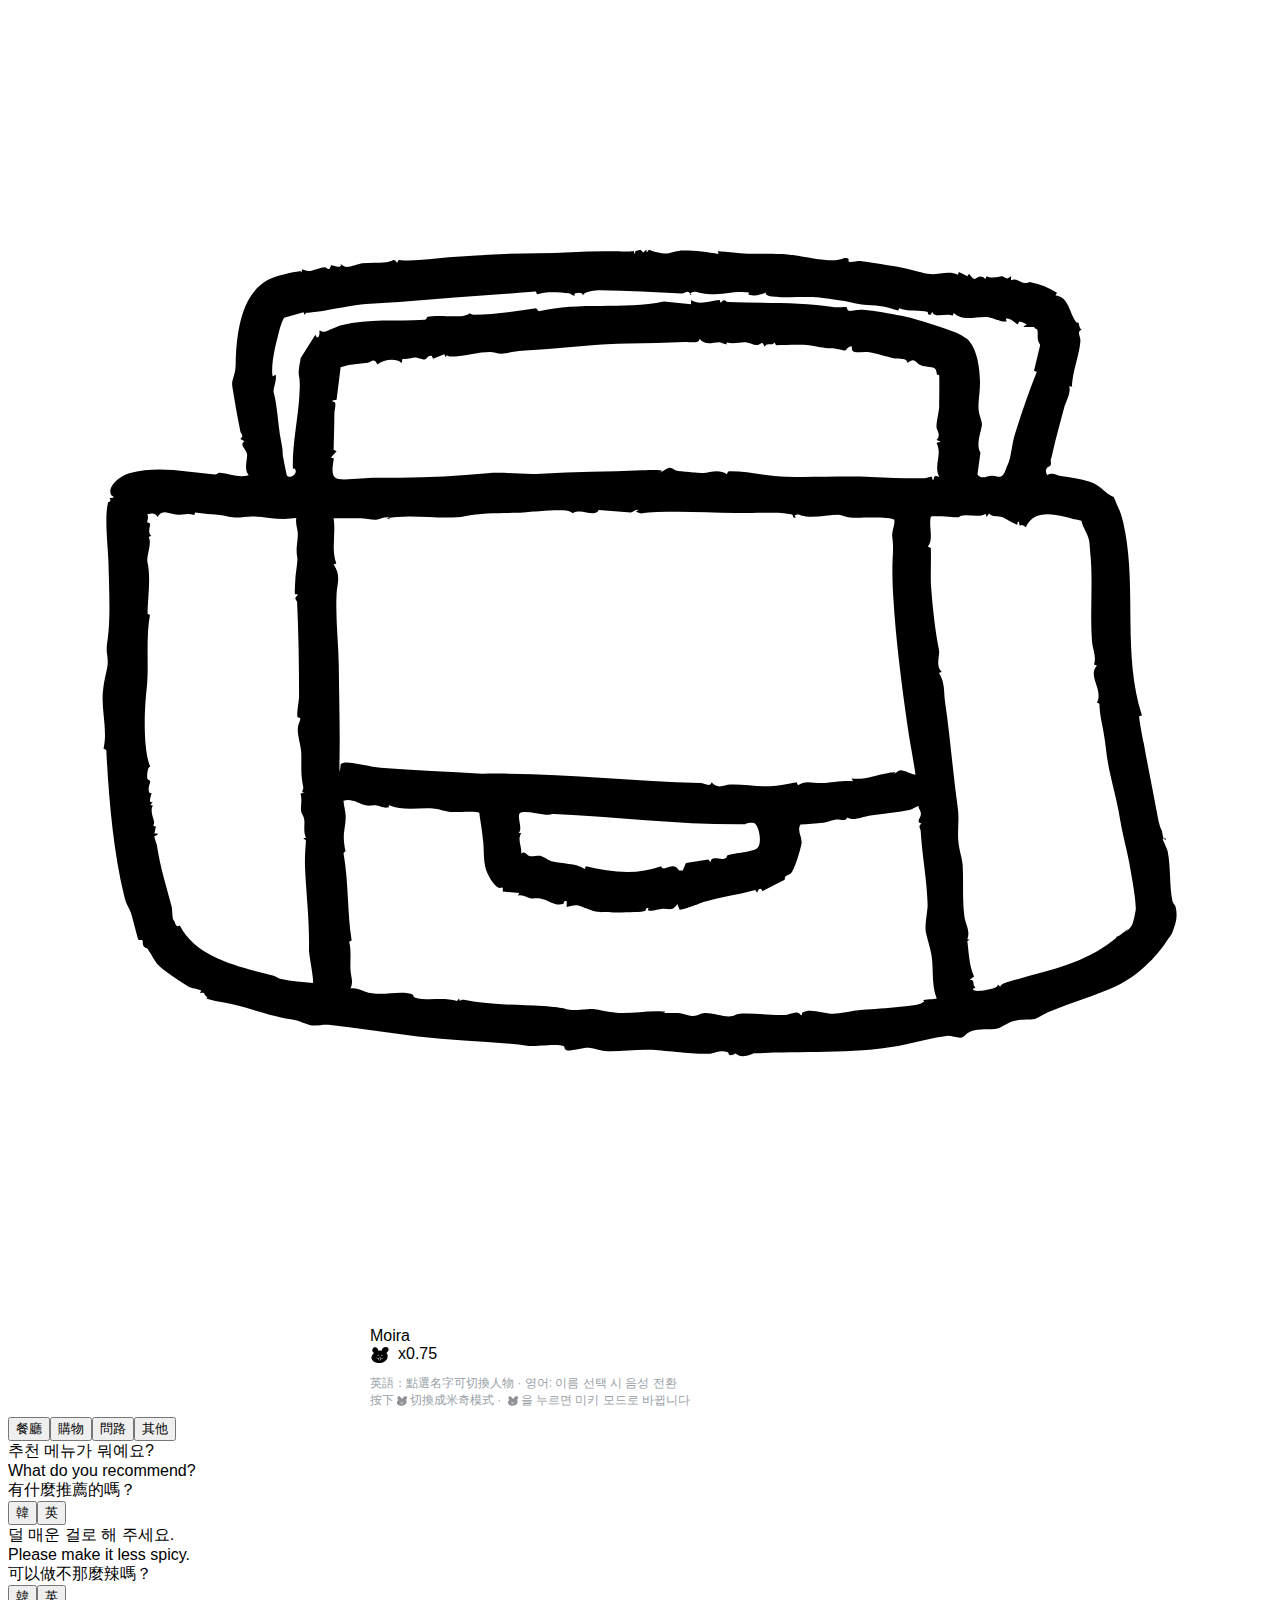
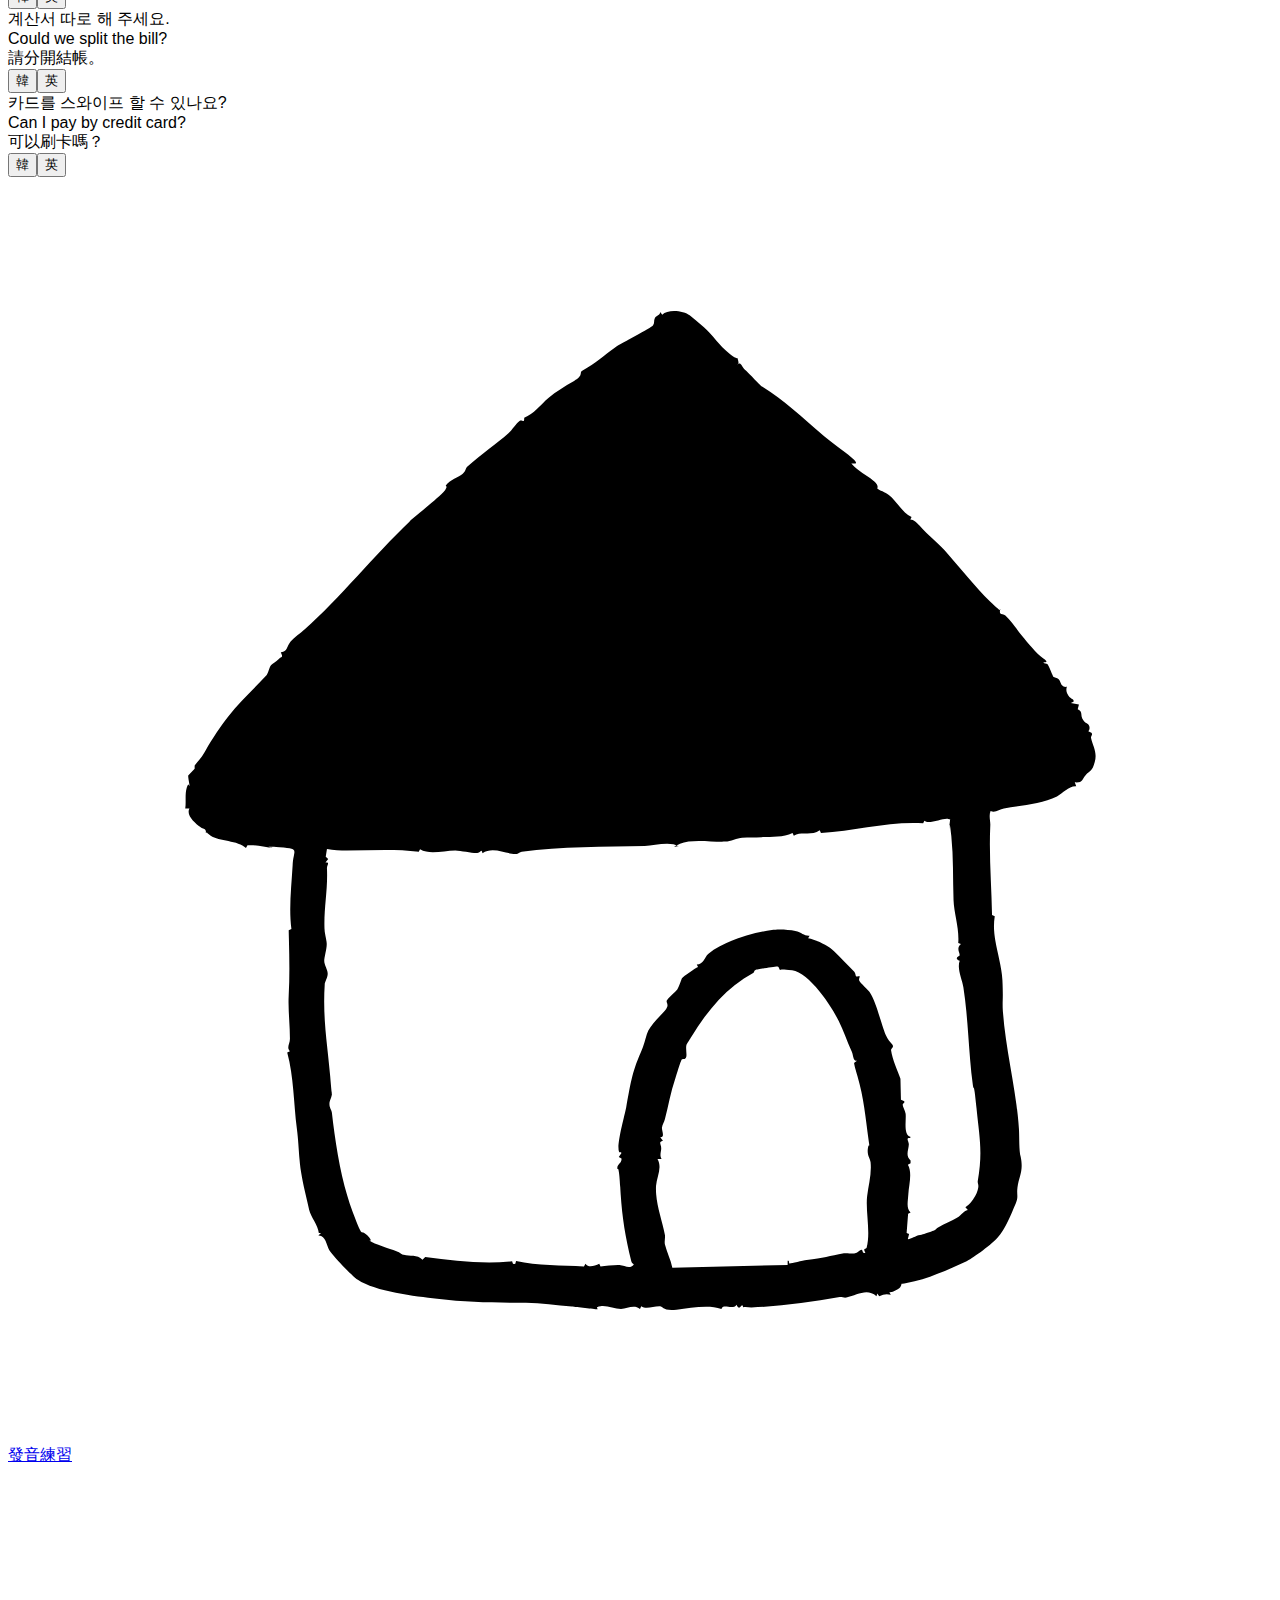
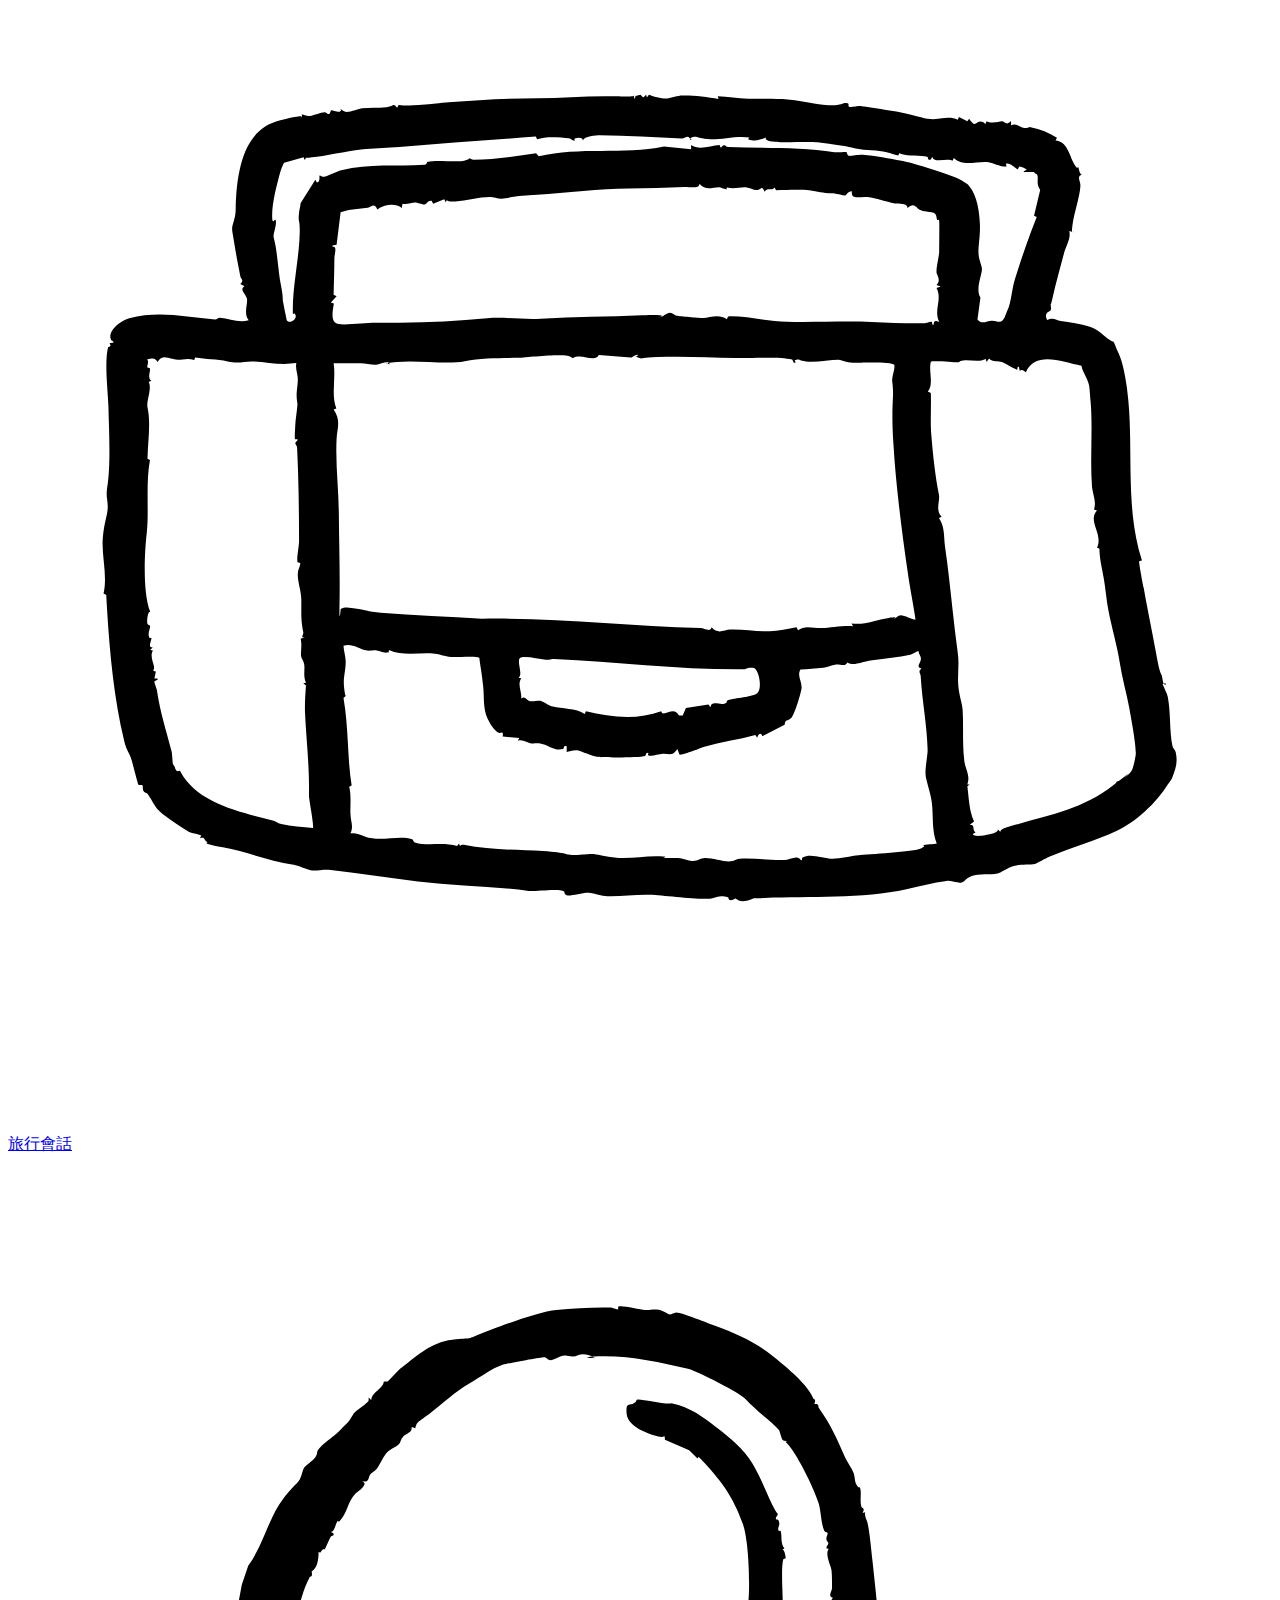
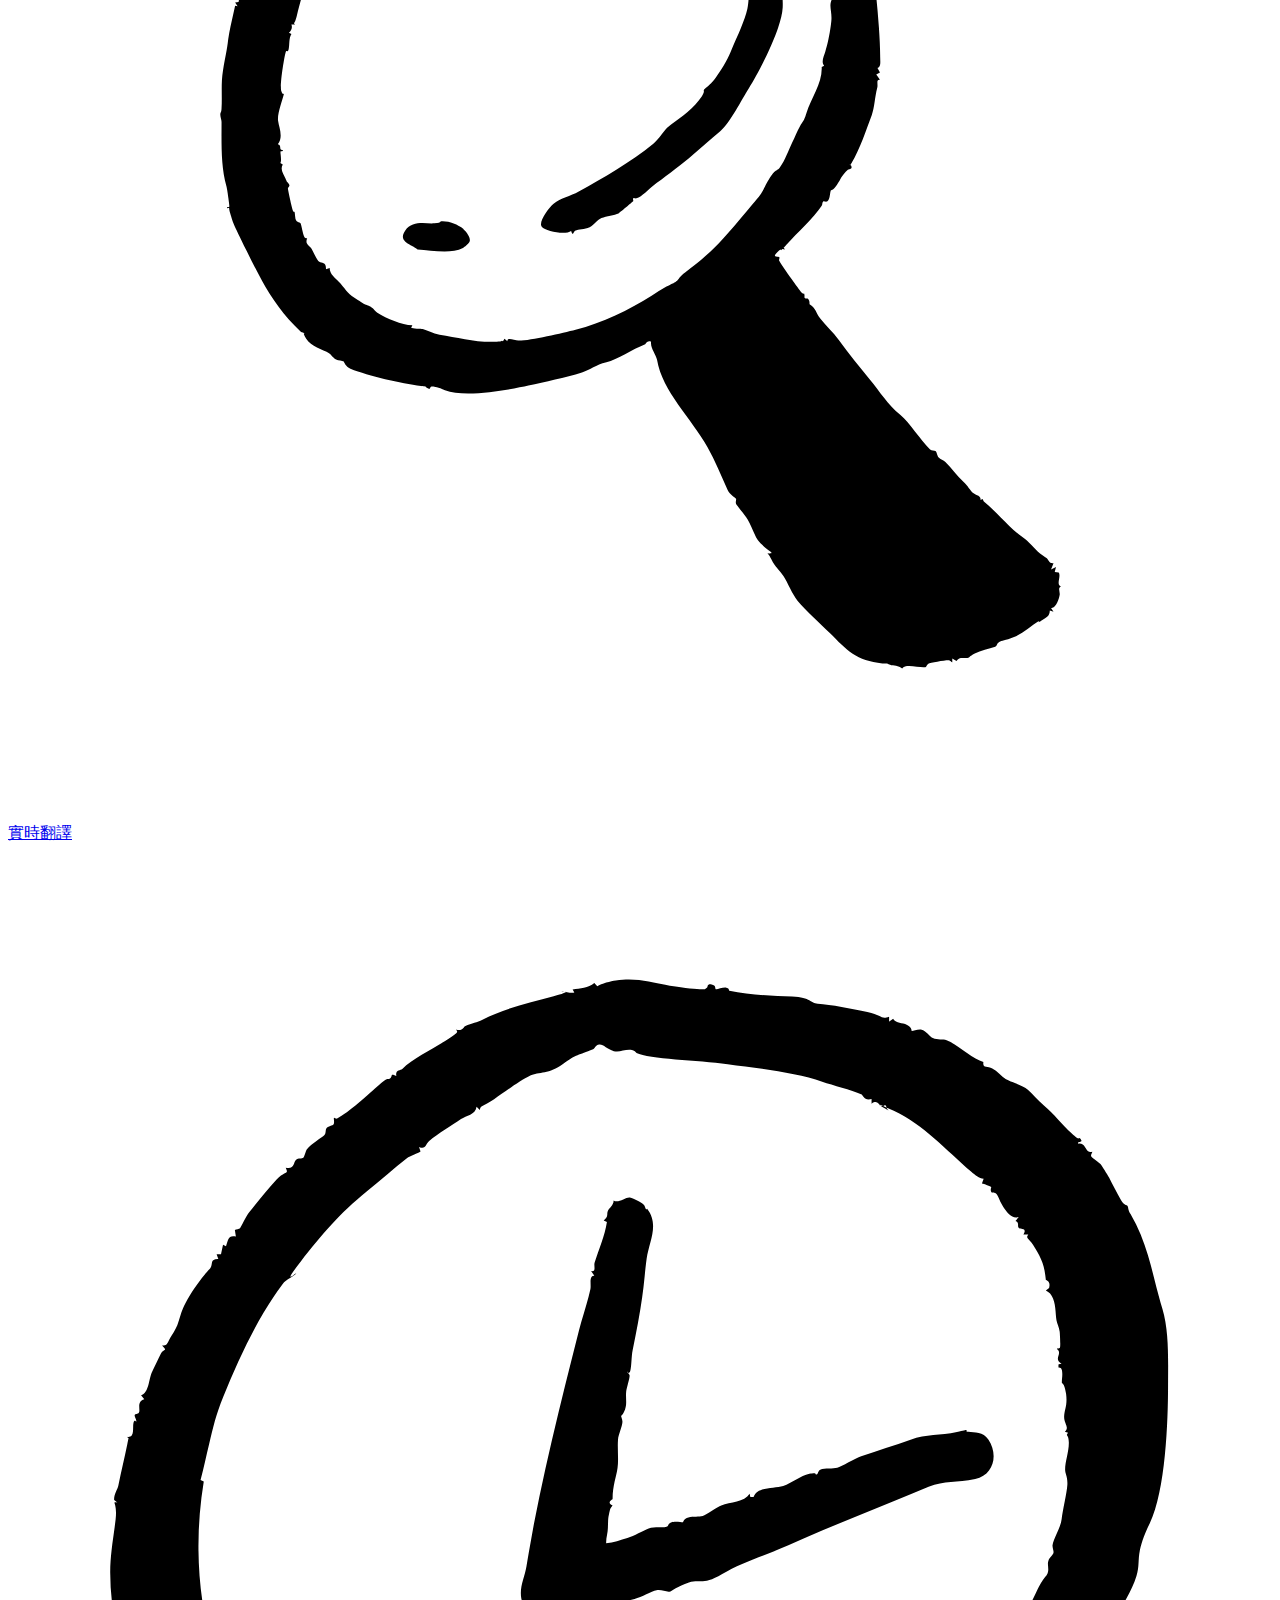
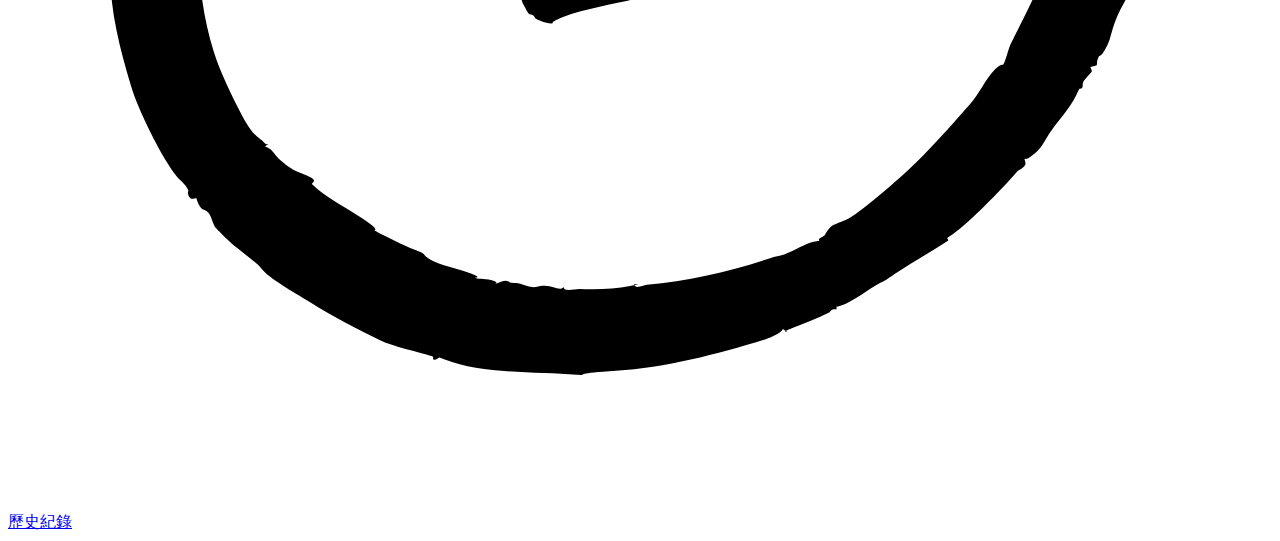
<file: travel.html>
<!DOCTYPE html><html lang="zh-Hant"><head>
<meta charset="utf-8"><meta name="viewport" content="width=device-width,initial-scale=1,maximum-scale=1,minimum-scale=1,user-scalable=no">
<title>韓語年糕｜旅行會話</title><link rel="manifest" href="manifest.json"><link rel="stylesheet" href="styles.css">
<link rel="apple-touch-icon" href="icons/icon-512.png"><meta name="theme-color" content="#F3FCFD" /><meta name="apple-mobile-web-app-status-bar-style" content="default" /><meta name="apple-mobile-web-app-capable" content="yes" /><link rel="apple-touch-startup-image" href="splash.png" /><script>if('serviceWorker' in navigator){addEventListener('load',()=>navigator.serviceWorker.register('./sw.js'));}</script></head><body>
<header class="topbar"><div class="bar"><h1 class="title"><img src="icons/p2.svg" alt=""></h1></div></header>
<div class="appbar"><div class="row" style="justify-content:space-between;gap:12px;max-width:540px;margin:0 auto;padding:12px 16px 6px 16px">
  <div style="display:flex;gap:12px">
    <span id="voiceEn" class="pill">Moira</span>
  </div>
  <div style="display:flex;gap:8px">
    <span id="mickey" class="pill"><img src="icons/micky.svg" width="20" height="20" alt=""></span>
    <span class="pill amber speed">x0.75</span>
  </div>
</div>
<div class="row" style="justify-content:flex-start;max-width:540px;margin:0 auto;padding:0 16px 8px 16px">
  <div style="font-size:12px;color:#97a1a6">英語：點選名字可切換人物 · 영어: 이름 선택 시 음성 전환<br>按下<img src="icons/micky.svg" style="width:12px;height:12px;vertical-align:middle;margin:0 2px;filter:invert(60%) sepia(5%) saturate(300%) hue-rotate(180deg) brightness(95%) contrast(85%);">切換成米奇模式 · <img src="icons/micky.svg" style="width:12px;height:12px;vertical-align:middle;margin:0 2px;filter:invert(60%) sepia(5%) saturate(300%) hue-rotate(180deg) brightness(95%) contrast(85%);">을 누르면 미키 모드로 바뀝니다</div>
</div>
<div class="tabs"><button class="tab active" data-tab="R">餐廳</button><button class="tab" data-tab="S">購物</button><button class="tab" data-tab="N">問路</button><button class="tab" data-tab="O">其他</button></div></div>
<main class="wrap"><div id="cards" class="list"></div></main>
<nav class="tabbar"><div class="in"><a class='' href='index.html'><span class='ico'><img src='icons/p1.svg' alt=''></span>發音練習</a><a class='active' href='travel.html'><span class='ico'><img src='icons/p2.svg' alt=''></span>旅行會話</a><a class='' href='translate.html'><span class='ico'><img src='icons/p3.svg' alt=''></span>實時翻譯</a><a class='' href='history.html'><span class='ico'><img src='icons/p4.svg' alt=''></span>歷史紀錄</a></div></nav>

<!-- 確認刪除彈窗 -->
<section class="modal" id="confirmDelete" style="display:none"><div class="sheet">
  <button class="close" id="confirmClose" aria-label="關閉">✕</button>
  <h3 class="title" style="text-align:center;margin:6px 0 12px 0;color:#78bfc0">確定要從收藏移除嗎？</h3>
  <div style="display:flex;gap:10px;justify-content:center;flex-wrap:wrap">
    <button class="pill" id="confirmYes">確 定</button>
    <button class="pill" id="confirmNo">取 消</button>
  </div>
</div></section>
<script>
const EN=["Daniel","Moira","Samantha","Tessa"];
let RATE=parseFloat(localStorage.getItem('playbackRate')||'0.75'); const SPEEDS=[0.5,0.75,1.0];
let VOICE_EN_NAME = localStorage.getItem('voiceEnName') || 'Moira';
function updateVoiceUI(){ const el=document.getElementById('voiceEn'); if(el) el.textContent = VOICE_EN_NAME; }
function availableEnVoices(){ const all=speechSynthesis.getVoices(); return EN.map(n=>all.find(v=>v.name===n)).filter(Boolean); }
function ensureVoice(){ const avail=availableEnVoices().map(v=>v.name); if(!avail.includes(VOICE_EN_NAME) && avail.length){ VOICE_EN_NAME = avail[0]; localStorage.setItem('voiceEnName', VOICE_EN_NAME); }
  updateVoiceUI(); }
function cycleVoice(){ const avail=availableEnVoices().map(v=>v.name); if(!avail.length) return; const idx=avail.indexOf(VOICE_EN_NAME); VOICE_EN_NAME = avail[(idx+1)%avail.length]; localStorage.setItem('voiceEnName', VOICE_EN_NAME); updateVoiceUI(); }
function updateSpeedUI(){ document.querySelectorAll('.speed').forEach(el=>{ el.textContent='x'+RATE.toFixed(2).replace(/\.00$/,''); }); }
function cycleSpeed(){ const i=SPEEDS.indexOf(RATE); RATE=SPEEDS[(i+1)%SPEEDS.length]; localStorage.setItem('playbackRate', RATE.toString()); updateSpeedUI(); }
function loadEn(){ const all=speechSynthesis.getVoices(); const sel=document.getElementById('voiceEn'); const picked=EN.map(n=>all.find(v=>v.name===n)).filter(Boolean); if(picked.length){ sel.innerHTML=picked.map(v=>`<option>${v.name}</option>`).join(""); const saved=localStorage.getItem('voiceEnName'); if(saved&&picked.some(v=>v.name===saved)) sel.value=saved; sel.addEventListener('change',()=>localStorage.setItem('voiceEnName', sel.value)); } }
window.speechSynthesis.onvoiceschanged = ()=>{ ensureVoice(); };
function loadMickeyState(){ const mickeyState = localStorage.getItem('mickeyMode') === 'true'; const mickey = document.getElementById('mickey'); if(mickeyState && mickey) mickey.classList.add('on'); }
function saveMickeyState(isOn){ localStorage.setItem('mickeyMode', isOn.toString()); }
document.getElementById('mickey').addEventListener('click',e=>{e.currentTarget.classList.toggle('on'); saveMickeyState(e.currentTarget.classList.contains('on'));});

const DATA={R:[
  ["추천 메뉴가 뭐예요?","What do you recommend?","有什麼推薦的嗎？"],
  ["덜 매운 걸로 해 주세요.","Please make it less spicy.","可以做不那麼辣嗎？"],
  ["계산서 따로 해 주세요.","Could we split the bill?","請分開結帳。"],
  ["카드를 스와이프 할 수 있나요?","Can I pay by credit card?","可以刷卡嗎？"]
],S:[
  ["이거 다른 색 있어요?","Do you have this in other colors?","這個有別的顏色嗎？"],
  ["이거 S, M, L 사이즈 있어요?","Do you have this in S, M, or L?","這個有沒有 S、M、L 的尺寸？"],
  ["입어 봐도 돼요?","May I try it on?","可以試穿嗎？"],
  ["이거 얼마예요? 할인돼요?","How much is this? Any discount?","這個多少錢？有折扣嗎？"]
],N:[
  ["이 사진처럼 보이는 곳은 어디예요?","Where is this place in the photo?","這張照片裡的地方在哪裡？"],
  ["여기로 가려면 어떻게 가요?","How do I get here?","要到這裡怎麼走？"],
  ["오른쪽/왼쪽/쭉 가세요.","Go right/left/straight.","往右/往左/直走。"]
],O:[
  ["괜찮아요.","Its okay","沒關係。"],["감사합니다.","Thank you.","謝謝。"]
]};

function speakKO(t){ const u=new SpeechSynthesisUtterance(t);u.lang='ko-KR';u.rate=RATE; const v=speechSynthesis.getVoices().find(v=>/ko/i.test(v.lang||'')); if(v) u.voice=v; if(document.getElementById('mickey').classList.contains('on')) u.pitch=1.6; speechSynthesis.speak(u);} 
function speakEN(t){ const v=speechSynthesis.getVoices().find(v=>v.name===VOICE_EN_NAME)||speechSynthesis.getVoices().find(v=>/en/i.test(v.lang||'')); const u=new SpeechSynthesisUtterance(t); if(v) u.voice=v; u.rate=RATE; if(document.getElementById('mickey').classList.contains('on')) u.pitch=1.6; speechSynthesis.speak(u);} 

function cardBase([ko,en,zh]){ const d=document.createElement('div'); d.className='card'; d.innerHTML=`<div class='card-inner'><div class='ko'>${ko}</div><div class='trans'><div class='en'>${en}</div><div class='zh'>${zh}</div></div><div class='act'><button class='pill' data-ko='${ko}'>韓</button><button class='pill' data-en='${en}'>英</button></div></div>`; return d; }
function cardFav(f){ const d=document.createElement('div'); d.className='card'; d.innerHTML=`<div class='card-inner'><div class='ko'>${f.ko}</div><div class='trans'><div class='en'>${f.en}</div><div class='zh'>${f.zh}</div></div><div class='act'><button class='pill' data-ko='${f.ko}'>韓</button><button class='pill' data-en='${f.en}'>英</button><span class='star on' data-fav='1' title='已收藏'><img src='icons/toboki-yellow.svg' alt='已收藏'></span></div></div>`; return d; }
function favs(){ try{ return JSON.parse(localStorage.getItem('favorites')||'[]'); }catch(e){ return []; } }
function render(cat){ const box=document.getElementById('cards'); box.innerHTML=''; (DATA[cat]||[]).forEach(x=>box.appendChild(cardBase(x)));
  // append favorites that belong to this folder name
  const folderName = document.querySelector('.tab.active')?.textContent || (cat==='R'?'餐廳':cat==='S'?'購物':cat==='N'?'問路':'其他');
  favs().filter(f=>f.folder===folderName).forEach(f=>{ box.appendChild(cardFav(f)); }); }
let PENDING_DELETE = null;

document.addEventListener('click',e=>{ 
  if(e.target.closest('#voiceEn')) return cycleVoice(); 
  if(e.target.closest('.speed')) return cycleSpeed(); 
  if(e.target.matches('[data-ko]')){ 
    e.target.classList.add('pulse','amber-temp'); 
    setTimeout(()=>e.target.classList.remove('pulse','amber-temp'),350); 
    return speakKO(e.target.getAttribute('data-ko')); 
  } 
  if(e.target.matches('[data-en]')){ 
    e.target.classList.add('pulse','amber-temp'); 
    setTimeout(()=>e.target.classList.remove('pulse','amber-temp'),350); 
    return speakEN(e.target.getAttribute('data-en')); 
  } 
  if(e.target.classList.contains('tab')){ 
    document.querySelectorAll('.tab').forEach(t=>t.classList.remove('active')); 
    e.target.classList.add('active'); 
    render(e.target.getAttribute('data-tab')); 
    return; 
  } 
  const starElement = e.target.closest('.star');
  if(starElement){ 
    const c=starElement.closest('.card'); 
    const folder=document.querySelector('.tab.active').textContent; 
    const ko=c.querySelector('.ko').textContent; 
    const en=c.querySelector('.en').textContent; 
    const zh=c.querySelector('.zh').textContent; 
    if(starElement.hasAttribute('data-fav')){ 
      PENDING_DELETE = {ko, en, zh, folder, el: starElement};
      document.getElementById('confirmDelete').style.display='flex'; 
      return; 
    } 
  } 
  
  // 確認刪除彈窗處理
  if(e.target.id==='confirmYes' && PENDING_DELETE){ 
    const list=favs().filter(x=>!(x.ko===PENDING_DELETE.ko && x.en===PENDING_DELETE.en && x.zh===PENDING_DELETE.zh && x.folder===PENDING_DELETE.folder)); 
    localStorage.setItem('favorites', JSON.stringify(list)); 
    render(document.querySelector('.tab.active')?.getAttribute('data-tab')||'R'); 
    PENDING_DELETE = null;
    document.getElementById('confirmDelete').style.display='none'; 
    return; 
  }
  
  if(e.target.id==='confirmNo' || e.target.id==='confirmClose'){ 
    PENDING_DELETE = null;
    document.getElementById('confirmDelete').style.display='none'; 
    return; 
  }
  
  // 點擊彈窗背景關閉
  if(e.target.id==='confirmDelete') { 
    PENDING_DELETE = null;
    document.getElementById('confirmDelete').style.display='none'; 
    return; 
  }
});
ensureVoice(); updateSpeedUI();
loadMickeyState();
render("R");
</script></body></html>
</file>
<file: styles.css>
body{font-family:sans-serif;}
</file>
